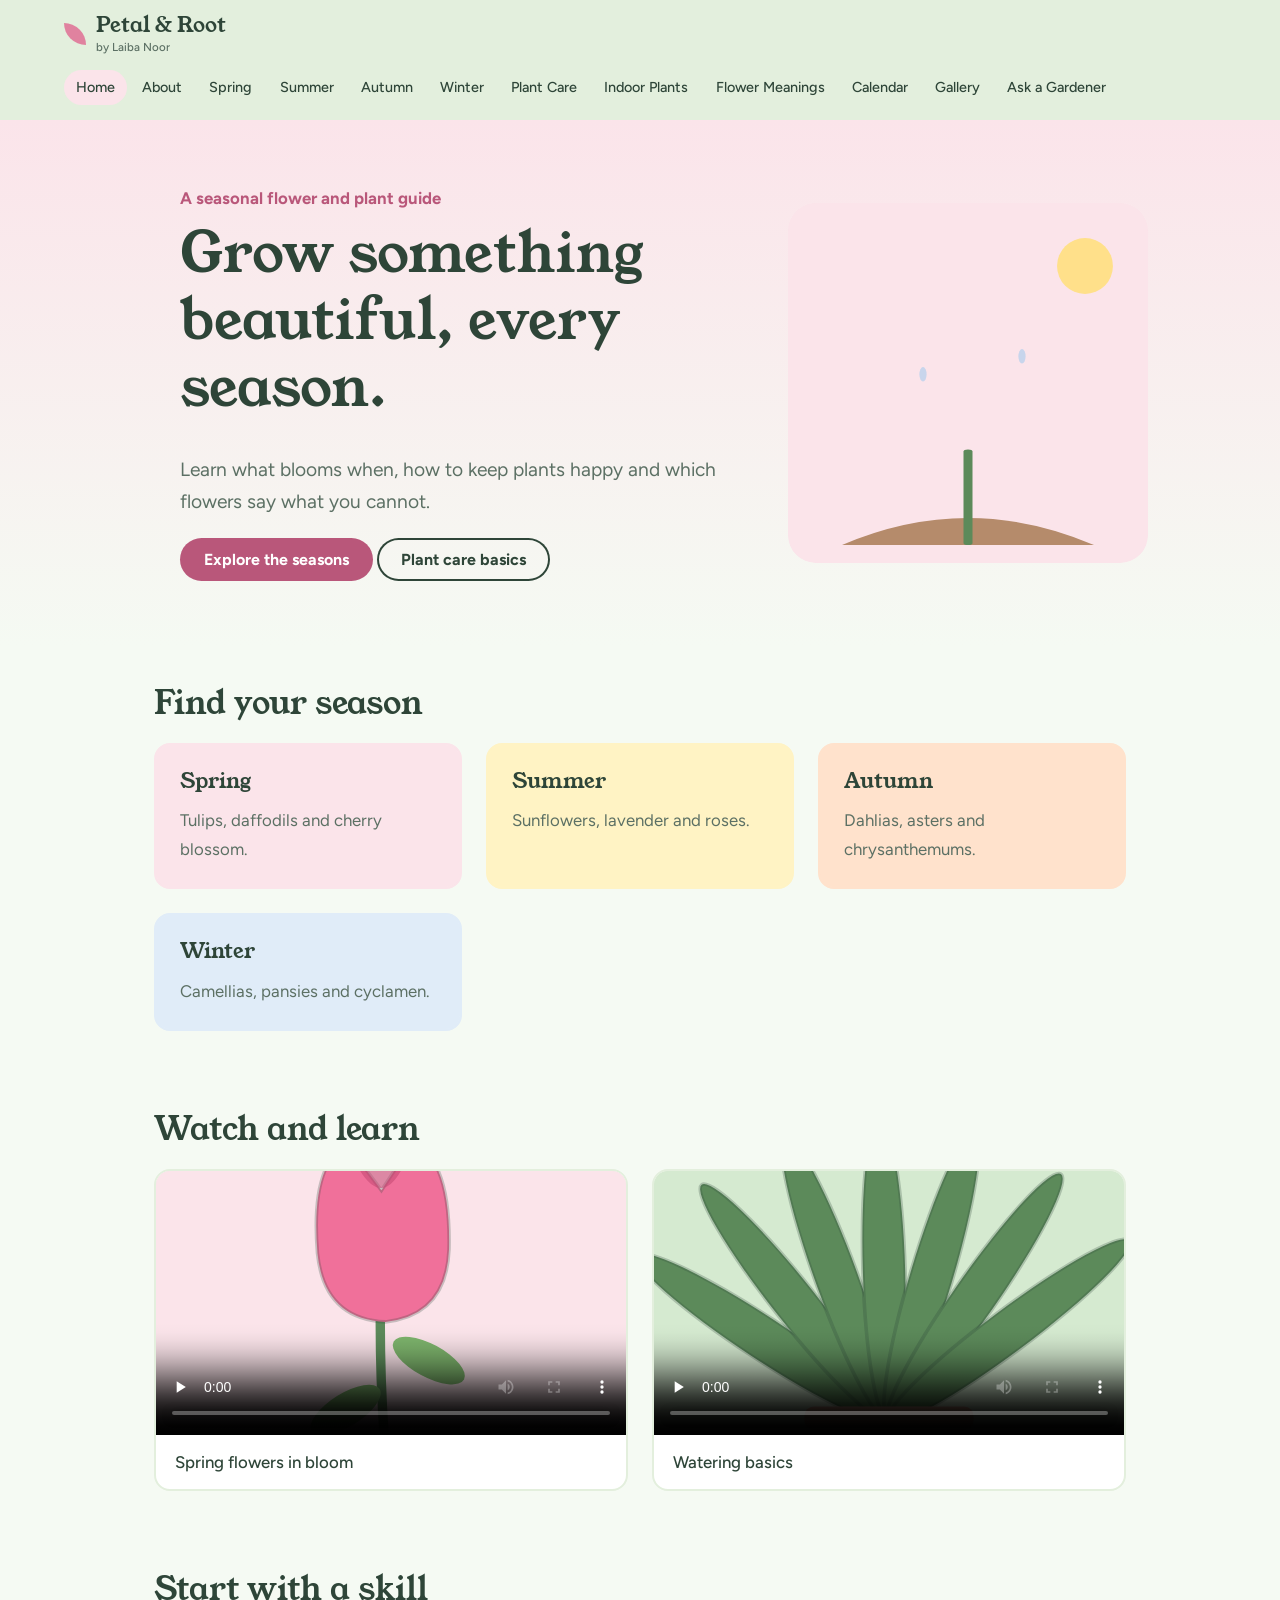
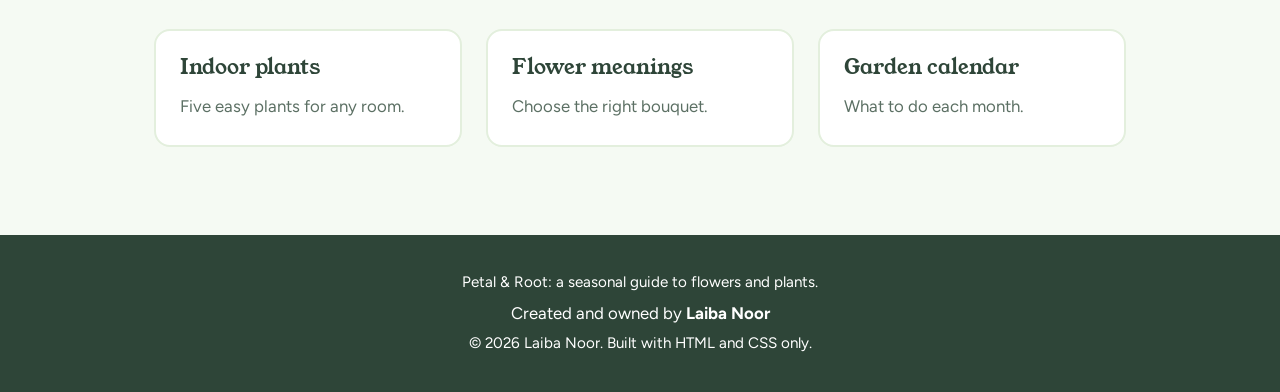
<file: index.html>
<!DOCTYPE html>
<html lang="en">
<head>
<meta charset="UTF-8">
<meta name="viewport" content="width=device-width, initial-scale=1.0">
<title>Home | Petal &amp; Root</title>
<meta name="author" content="Laiba Noor">
<meta name="description" content="Petal &amp; Root: a seasonal guide to flowers, plant care and indoor greenery.">
<link rel="preconnect" href="https://fonts.googleapis.com">
<link rel="preconnect" href="https://fonts.gstatic.com" crossorigin>
<link href="https://fonts.googleapis.com/css2?family=Young+Serif&family=Figtree:wght@400;500;700&display=swap" rel="stylesheet">
<link rel="stylesheet" href="css/style.css">
</head>
<body class="home">
<a class="skip" href="#main">Skip to content</a>
<header class="site-header">
<a class="brand" href="index.html"><span class="leaf" aria-hidden="true"></span><span class="brand-text">Petal &amp; Root<small>by Laiba Noor</small></span></a>
<input type="checkbox" id="menu-toggle" class="menu-toggle">
<label for="menu-toggle" class="menu-btn">Menu</label>
<nav aria-label="Main"><ul><li><a href="index.html" aria-current="page">Home</a></li><li><a href="about.html">About</a></li><li><a href="spring.html">Spring</a></li><li><a href="summer.html">Summer</a></li><li><a href="autumn.html">Autumn</a></li><li><a href="winter.html">Winter</a></li><li><a href="plant-care.html">Plant Care</a></li><li><a href="indoor-plants.html">Indoor Plants</a></li><li><a href="flower-meanings.html">Flower Meanings</a></li><li><a href="garden-calendar.html">Calendar</a></li><li><a href="gallery.html">Gallery</a></li><li><a href="contact.html">Ask a Gardener</a></li></ul></nav>
</header>
<main id="main">
<section class="hero"><div class="petals" aria-hidden="true"><i></i><i></i><i></i><i></i><i></i><i></i><i></i><i></i></div>
<div class="hero-text"><p class="tag">A seasonal flower and plant guide</p>
<h1>Grow something beautiful, every season.</h1>
<p class="lead">Learn what blooms when, how to keep plants happy and which flowers say what you cannot.</p>
<a class="btn" href="spring.html">Explore the seasons</a> <a class="btn ghost" href="plant-care.html">Plant care basics</a></div><img class="hero-art" src="images/grow.svg" alt="Animated flower growing from soil to bloom" width="400" height="400"></section>
<section class="wrap"><h2>Find your season</h2><div class="grid seasons">
<a class="card sp" href="spring.html"><h3>Spring</h3><p>Tulips, daffodils and cherry blossom.</p></a>
<a class="card su" href="summer.html"><h3>Summer</h3><p>Sunflowers, lavender and roses.</p></a>
<a class="card au" href="autumn.html"><h3>Autumn</h3><p>Dahlias, asters and chrysanthemums.</p></a>
<a class="card wi" href="winter.html"><h3>Winter</h3><p>Camellias, pansies and cyclamen.</p></a></div></section>
<section class="wrap"><h2>Watch and learn</h2><div class="grid videos"><figure class="video"><video controls preload="none" poster="images/tulip.svg"><source src="videos/spring-bloom.mp4" type="video/mp4">Your browser does not support the video tag.</video><figcaption>Spring flowers in bloom</figcaption></figure><figure class="video"><video controls preload="none" poster="images/snake-plant.svg"><source src="videos/watering-basics.mp4" type="video/mp4">Your browser does not support the video tag.</video><figcaption>Watering basics</figcaption></figure></div></section>
<section class="wrap"><h2>Start with a skill</h2><div class="grid">
<a class="card" href="indoor-plants.html"><h3>Indoor plants</h3><p>Five easy plants for any room.</p></a>
<a class="card" href="flower-meanings.html"><h3>Flower meanings</h3><p>Choose the right bouquet.</p></a>
<a class="card" href="garden-calendar.html"><h3>Garden calendar</h3><p>What to do each month.</p></a></div></section>
</main>
<footer class="site-footer">
<p>Petal &amp; Root: a seasonal guide to flowers and plants.</p>
<p class="owner">Created and owned by <strong>Laiba Noor</strong></p>
<p>&copy; 2026 Laiba Noor. Built with HTML and CSS only.</p>
</footer>
</body>
</html>
</file>
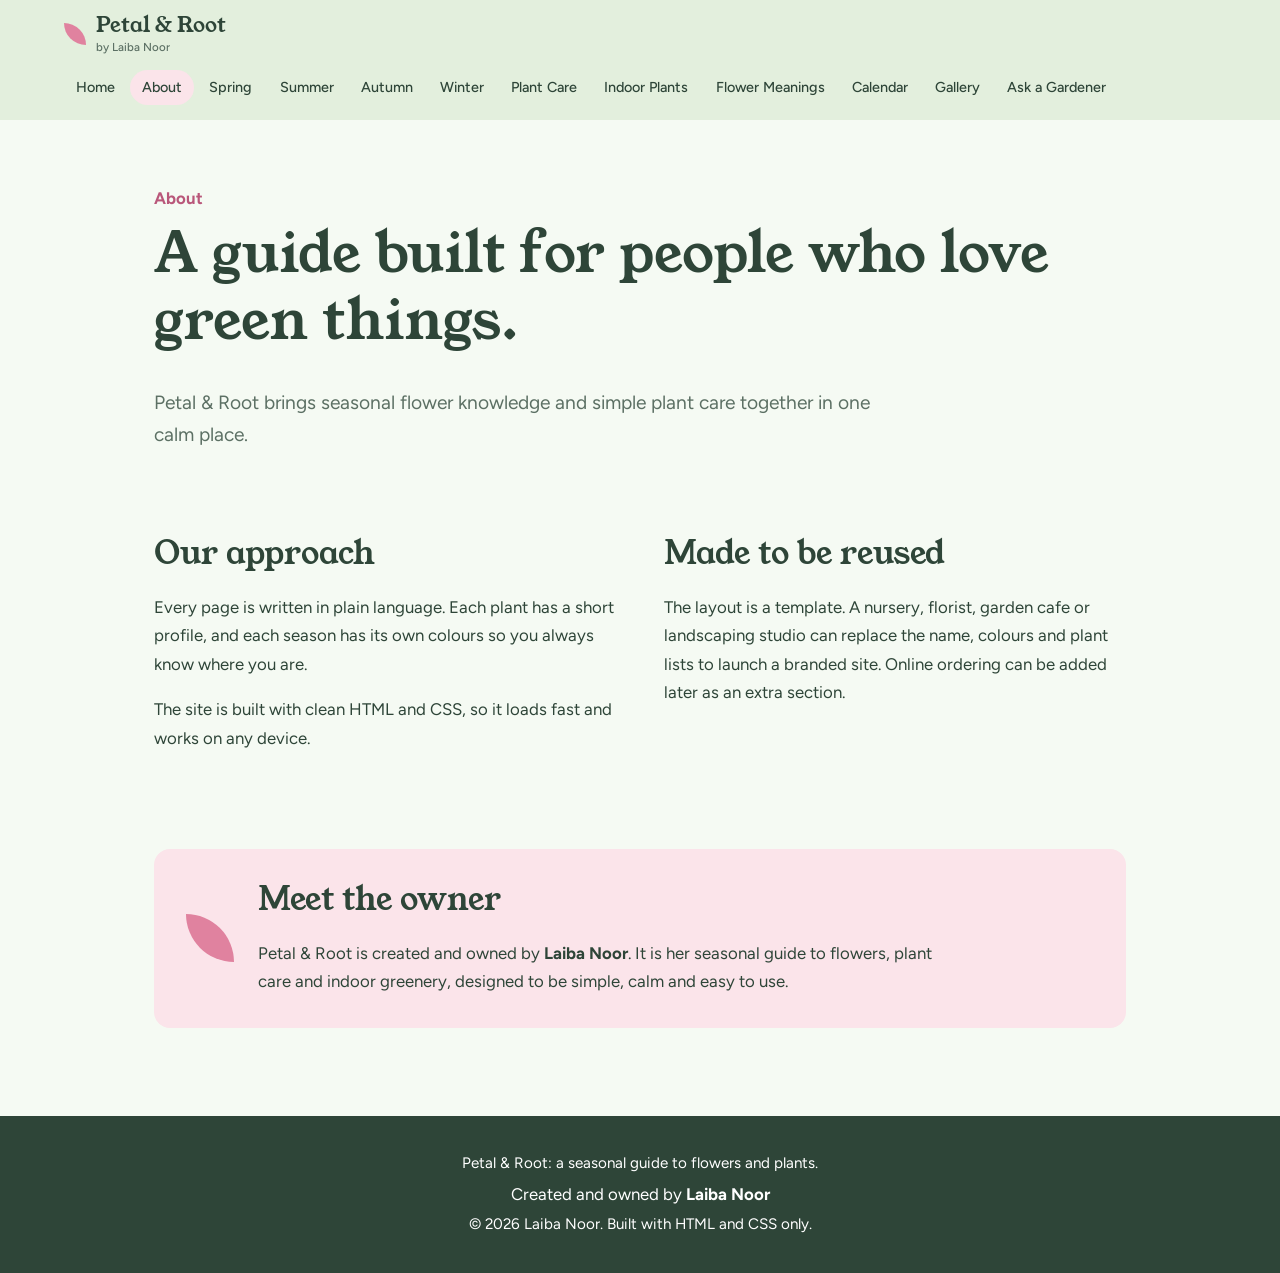
<file: about.html>
<!DOCTYPE html>
<html lang="en">
<head>
<meta charset="UTF-8">
<meta name="viewport" content="width=device-width, initial-scale=1.0">
<title>About | Petal &amp; Root</title>
<meta name="author" content="Laiba Noor">
<meta name="description" content="Petal &amp; Root: a seasonal guide to flowers, plant care and indoor greenery.">
<link rel="preconnect" href="https://fonts.googleapis.com">
<link rel="preconnect" href="https://fonts.gstatic.com" crossorigin>
<link href="https://fonts.googleapis.com/css2?family=Young+Serif&family=Figtree:wght@400;500;700&display=swap" rel="stylesheet">
<link rel="stylesheet" href="css/style.css">
</head>
<body class="home">
<a class="skip" href="#main">Skip to content</a>
<header class="site-header">
<a class="brand" href="index.html"><span class="leaf" aria-hidden="true"></span><span class="brand-text">Petal &amp; Root<small>by Laiba Noor</small></span></a>
<input type="checkbox" id="menu-toggle" class="menu-toggle">
<label for="menu-toggle" class="menu-btn">Menu</label>
<nav aria-label="Main"><ul><li><a href="index.html">Home</a></li><li><a href="about.html" aria-current="page">About</a></li><li><a href="spring.html">Spring</a></li><li><a href="summer.html">Summer</a></li><li><a href="autumn.html">Autumn</a></li><li><a href="winter.html">Winter</a></li><li><a href="plant-care.html">Plant Care</a></li><li><a href="indoor-plants.html">Indoor Plants</a></li><li><a href="flower-meanings.html">Flower Meanings</a></li><li><a href="garden-calendar.html">Calendar</a></li><li><a href="gallery.html">Gallery</a></li><li><a href="contact.html">Ask a Gardener</a></li></ul></nav>
</header>
<main id="main">
<section class="page-hero"><p class="tag">About</p><h1>A guide built for people who love green things.</h1><p class="lead">Petal & Root brings seasonal flower knowledge and simple plant care together in one calm place.</p></section><section class="wrap two-col"><div><h2>Our approach</h2><p>Every page is written in plain language. Each plant has a short profile, and each season has its own colours so you always know where you are.</p><p>The site is built with clean HTML and CSS, so it loads fast and works on any device.</p></div>
<div><h2>Made to be reused</h2><p>The layout is a template. A nursery, florist, garden cafe or landscaping studio can replace the name, colours and plant lists to launch a branded site. Online ordering can be added later as an extra section.</p></div></section>
<section class="wrap"><div class="owner-card"><span class="leaf" aria-hidden="true"></span><div><h2>Meet the owner</h2><p>Petal &amp; Root is created and owned by <strong>Laiba Noor</strong>. It is her seasonal guide to flowers, plant care and indoor greenery, designed to be simple, calm and easy to use.</p></div></div></section>
</main>
<footer class="site-footer">
<p>Petal &amp; Root: a seasonal guide to flowers and plants.</p>
<p class="owner">Created and owned by <strong>Laiba Noor</strong></p>
<p>&copy; 2026 Laiba Noor. Built with HTML and CSS only.</p>
</footer>
</body>
</html>
</file>
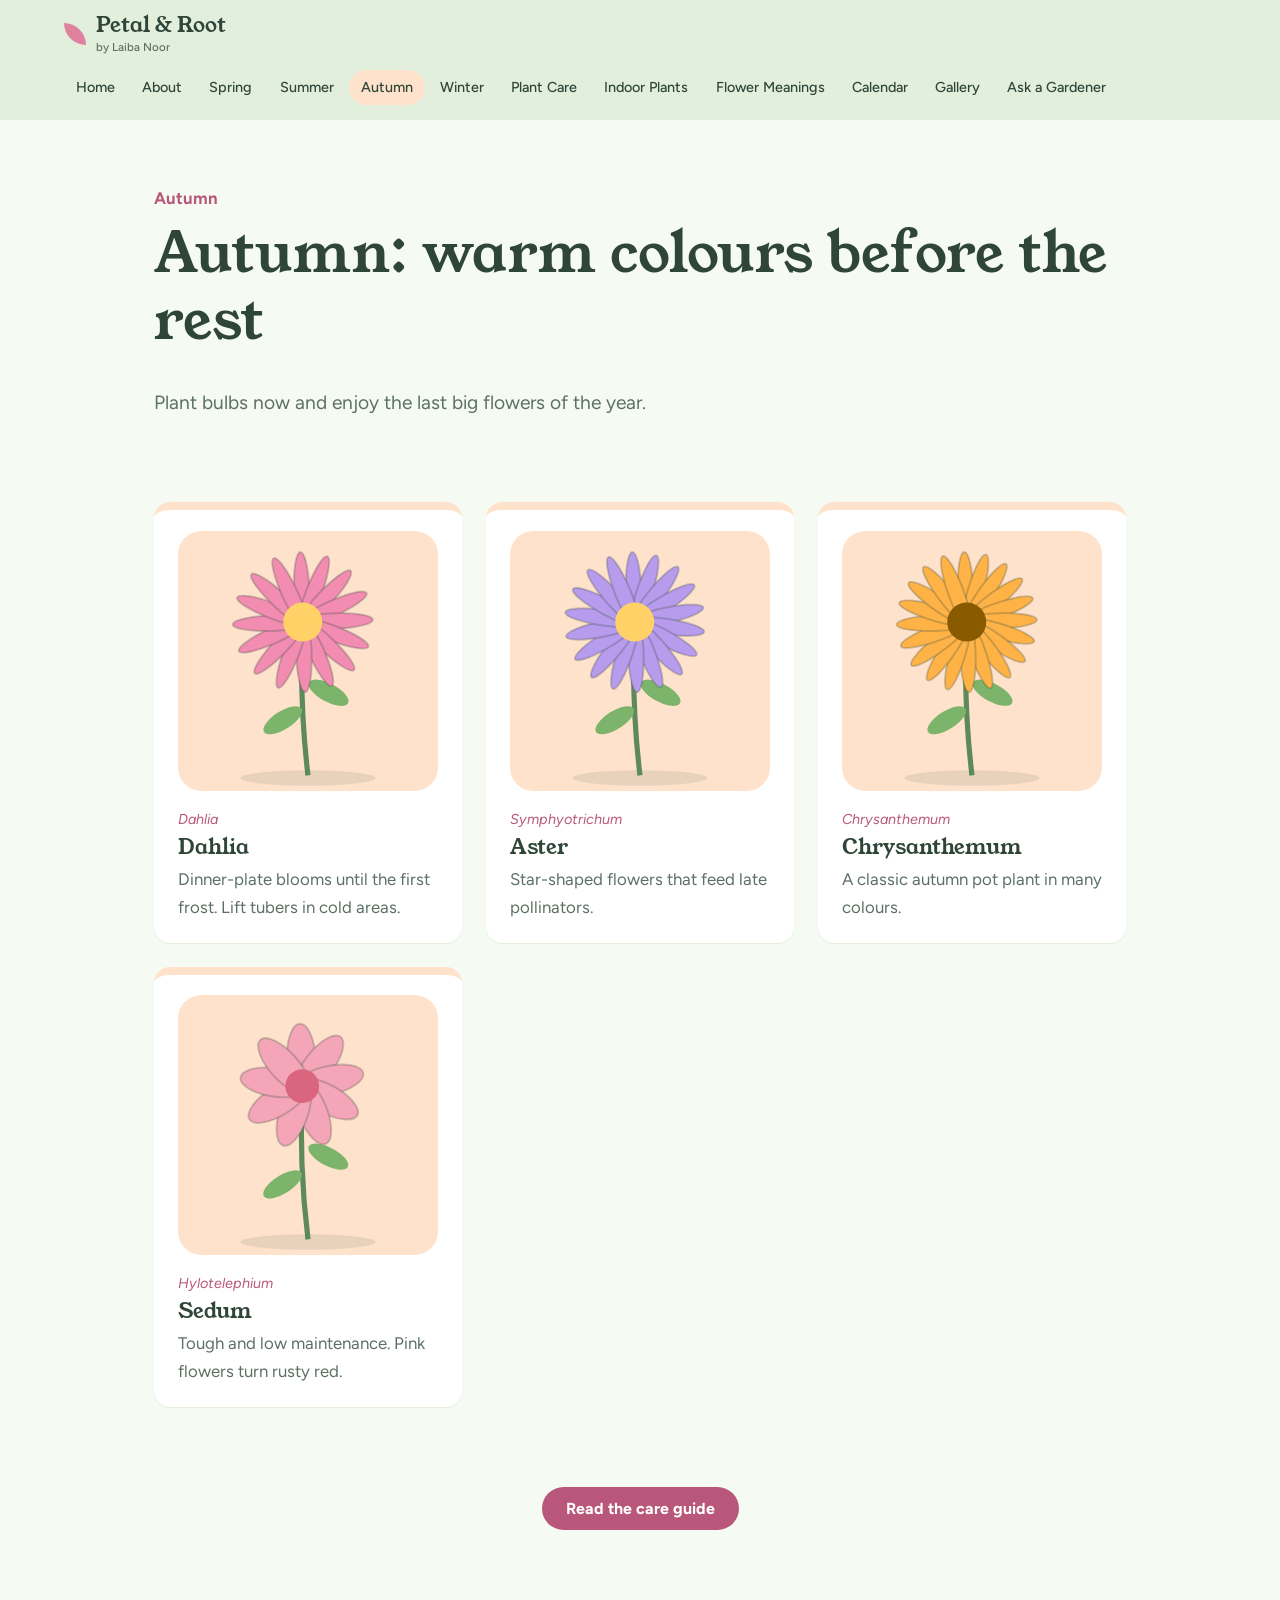
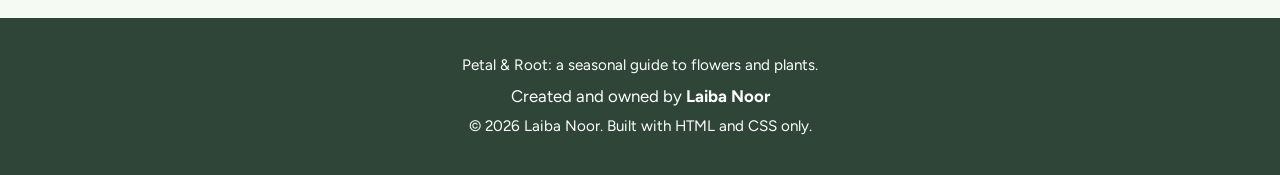
<file: autumn.html>
<!DOCTYPE html>
<html lang="en">
<head>
<meta charset="UTF-8">
<meta name="viewport" content="width=device-width, initial-scale=1.0">
<title>Autumn | Petal &amp; Root</title>
<meta name="author" content="Laiba Noor">
<meta name="description" content="Petal &amp; Root: a seasonal guide to flowers, plant care and indoor greenery.">
<link rel="preconnect" href="https://fonts.googleapis.com">
<link rel="preconnect" href="https://fonts.gstatic.com" crossorigin>
<link href="https://fonts.googleapis.com/css2?family=Young+Serif&family=Figtree:wght@400;500;700&display=swap" rel="stylesheet">
<link rel="stylesheet" href="css/style.css">
</head>
<body class="autumn">
<a class="skip" href="#main">Skip to content</a>
<header class="site-header">
<a class="brand" href="index.html"><span class="leaf" aria-hidden="true"></span><span class="brand-text">Petal &amp; Root<small>by Laiba Noor</small></span></a>
<input type="checkbox" id="menu-toggle" class="menu-toggle">
<label for="menu-toggle" class="menu-btn">Menu</label>
<nav aria-label="Main"><ul><li><a href="index.html">Home</a></li><li><a href="about.html">About</a></li><li><a href="spring.html">Spring</a></li><li><a href="summer.html">Summer</a></li><li><a href="autumn.html" aria-current="page">Autumn</a></li><li><a href="winter.html">Winter</a></li><li><a href="plant-care.html">Plant Care</a></li><li><a href="indoor-plants.html">Indoor Plants</a></li><li><a href="flower-meanings.html">Flower Meanings</a></li><li><a href="garden-calendar.html">Calendar</a></li><li><a href="gallery.html">Gallery</a></li><li><a href="contact.html">Ask a Gardener</a></li></ul></nav>
</header>
<main id="main">
<section class="page-hero"><p class="tag">Autumn</p><h1>Autumn: warm colours before the rest</h1><p class="lead">Plant bulbs now and enjoy the last big flowers of the year.</p></section><section class="wrap"><div class="grid"><article class="specimen"><img src="images/dahlia.svg" alt="Illustration of a dahlia" loading="lazy" width="200" height="200"><p class="latin">Dahlia</p><h3>Dahlia</h3><p>Dinner-plate blooms until the first frost. Lift tubers in cold areas.</p></article><article class="specimen"><img src="images/aster.svg" alt="Illustration of a aster" loading="lazy" width="200" height="200"><p class="latin">Symphyotrichum</p><h3>Aster</h3><p>Star-shaped flowers that feed late pollinators.</p></article><article class="specimen"><img src="images/chrysanthemum.svg" alt="Illustration of a chrysanthemum" loading="lazy" width="200" height="200"><p class="latin">Chrysanthemum</p><h3>Chrysanthemum</h3><p>A classic autumn pot plant in many colours.</p></article><article class="specimen"><img src="images/sedum.svg" alt="Illustration of a sedum" loading="lazy" width="200" height="200"><p class="latin">Hylotelephium</p><h3>Sedum</h3><p>Tough and low maintenance. Pink flowers turn rusty red.</p></article></div></section><section class="wrap center"><a class="btn" href="plant-care.html">Read the care guide</a></section>
</main>
<footer class="site-footer">
<p>Petal &amp; Root: a seasonal guide to flowers and plants.</p>
<p class="owner">Created and owned by <strong>Laiba Noor</strong></p>
<p>&copy; 2026 Laiba Noor. Built with HTML and CSS only.</p>
</footer>
</body>
</html>
</file>
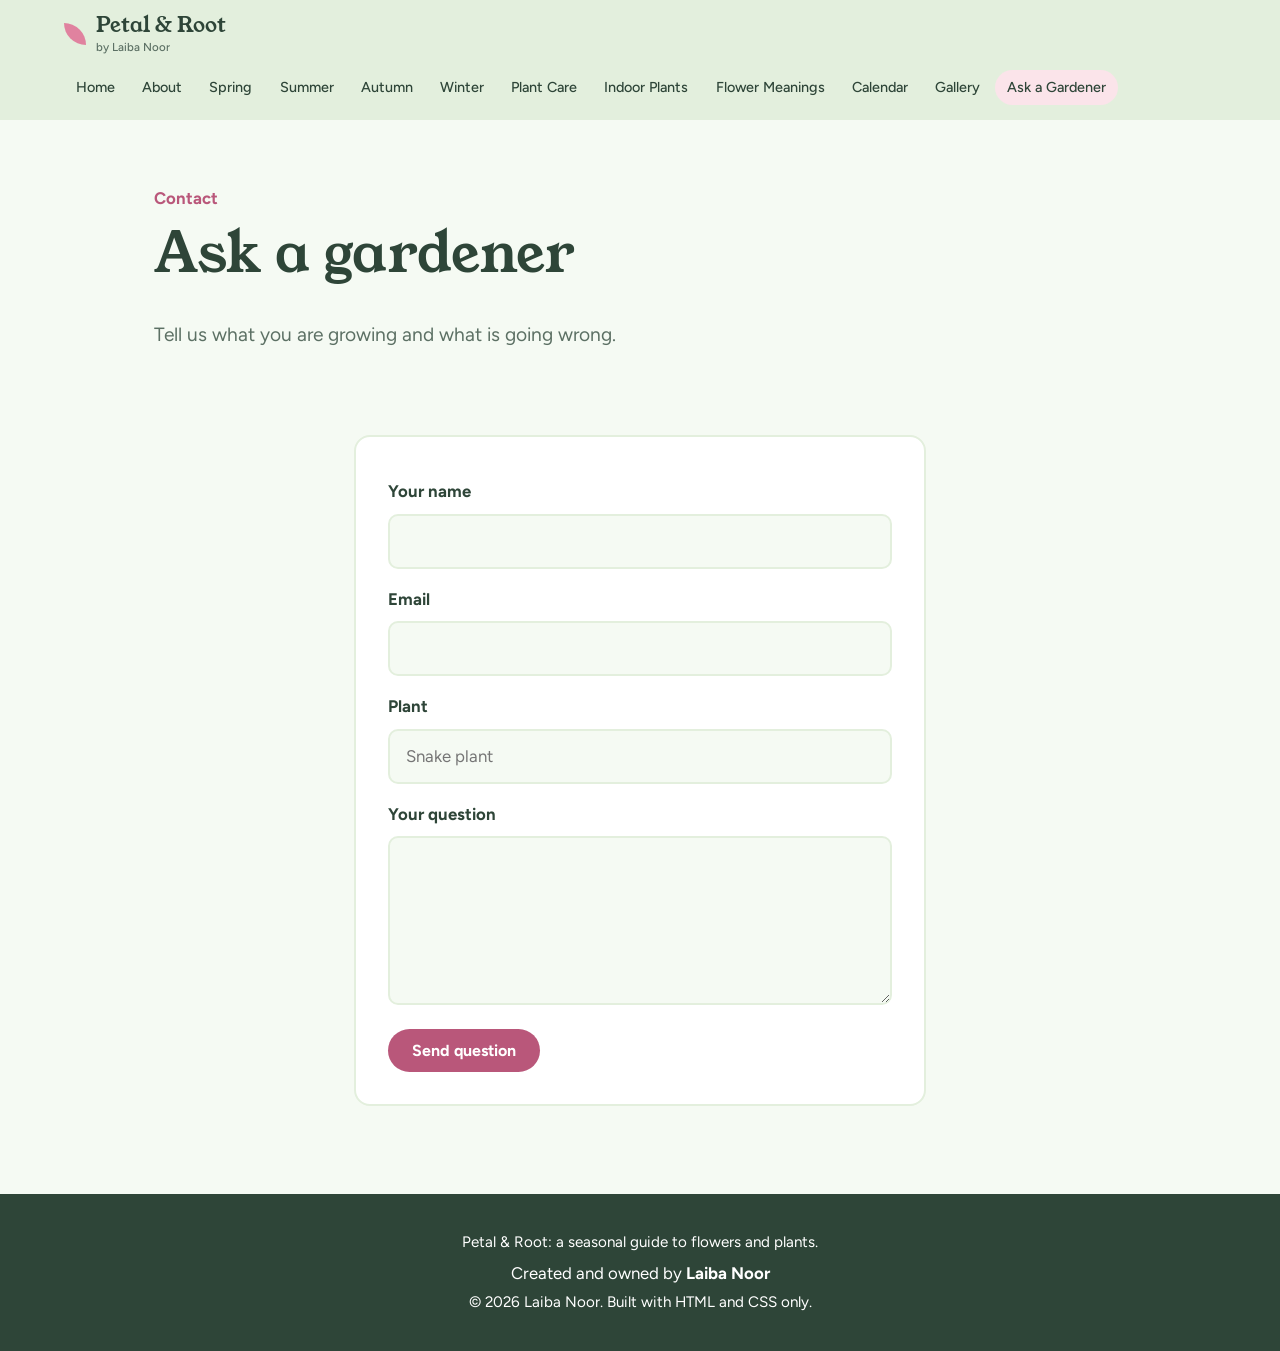
<file: contact.html>
<!DOCTYPE html>
<html lang="en">
<head>
<meta charset="UTF-8">
<meta name="viewport" content="width=device-width, initial-scale=1.0">
<title>Ask a Gardener | Petal &amp; Root</title>
<meta name="author" content="Laiba Noor">
<meta name="description" content="Petal &amp; Root: a seasonal guide to flowers, plant care and indoor greenery.">
<link rel="preconnect" href="https://fonts.googleapis.com">
<link rel="preconnect" href="https://fonts.gstatic.com" crossorigin>
<link href="https://fonts.googleapis.com/css2?family=Young+Serif&family=Figtree:wght@400;500;700&display=swap" rel="stylesheet">
<link rel="stylesheet" href="css/style.css">
</head>
<body class="home">
<a class="skip" href="#main">Skip to content</a>
<header class="site-header">
<a class="brand" href="index.html"><span class="leaf" aria-hidden="true"></span><span class="brand-text">Petal &amp; Root<small>by Laiba Noor</small></span></a>
<input type="checkbox" id="menu-toggle" class="menu-toggle">
<label for="menu-toggle" class="menu-btn">Menu</label>
<nav aria-label="Main"><ul><li><a href="index.html">Home</a></li><li><a href="about.html">About</a></li><li><a href="spring.html">Spring</a></li><li><a href="summer.html">Summer</a></li><li><a href="autumn.html">Autumn</a></li><li><a href="winter.html">Winter</a></li><li><a href="plant-care.html">Plant Care</a></li><li><a href="indoor-plants.html">Indoor Plants</a></li><li><a href="flower-meanings.html">Flower Meanings</a></li><li><a href="garden-calendar.html">Calendar</a></li><li><a href="gallery.html">Gallery</a></li><li><a href="contact.html" aria-current="page">Ask a Gardener</a></li></ul></nav>
</header>
<main id="main">
<section class="page-hero"><p class="tag">Contact</p><h1>Ask a gardener</h1><p class="lead">Tell us what you are growing and what is going wrong.</p></section><section class="wrap narrow"><form class="form" action="#" method="post">
<label for="name">Your name</label><input id="name" name="name" type="text" required>
<label for="email">Email</label><input id="email" name="email" type="email" required>
<label for="plant">Plant</label><input id="plant" name="plant" type="text" placeholder="Snake plant">
<label for="q">Your question</label><textarea id="q" name="q" rows="5" required></textarea>
<button class="btn" type="submit">Send question</button></form></section>
</main>
<footer class="site-footer">
<p>Petal &amp; Root: a seasonal guide to flowers and plants.</p>
<p class="owner">Created and owned by <strong>Laiba Noor</strong></p>
<p>&copy; 2026 Laiba Noor. Built with HTML and CSS only.</p>
</footer>
</body>
</html>
</file>
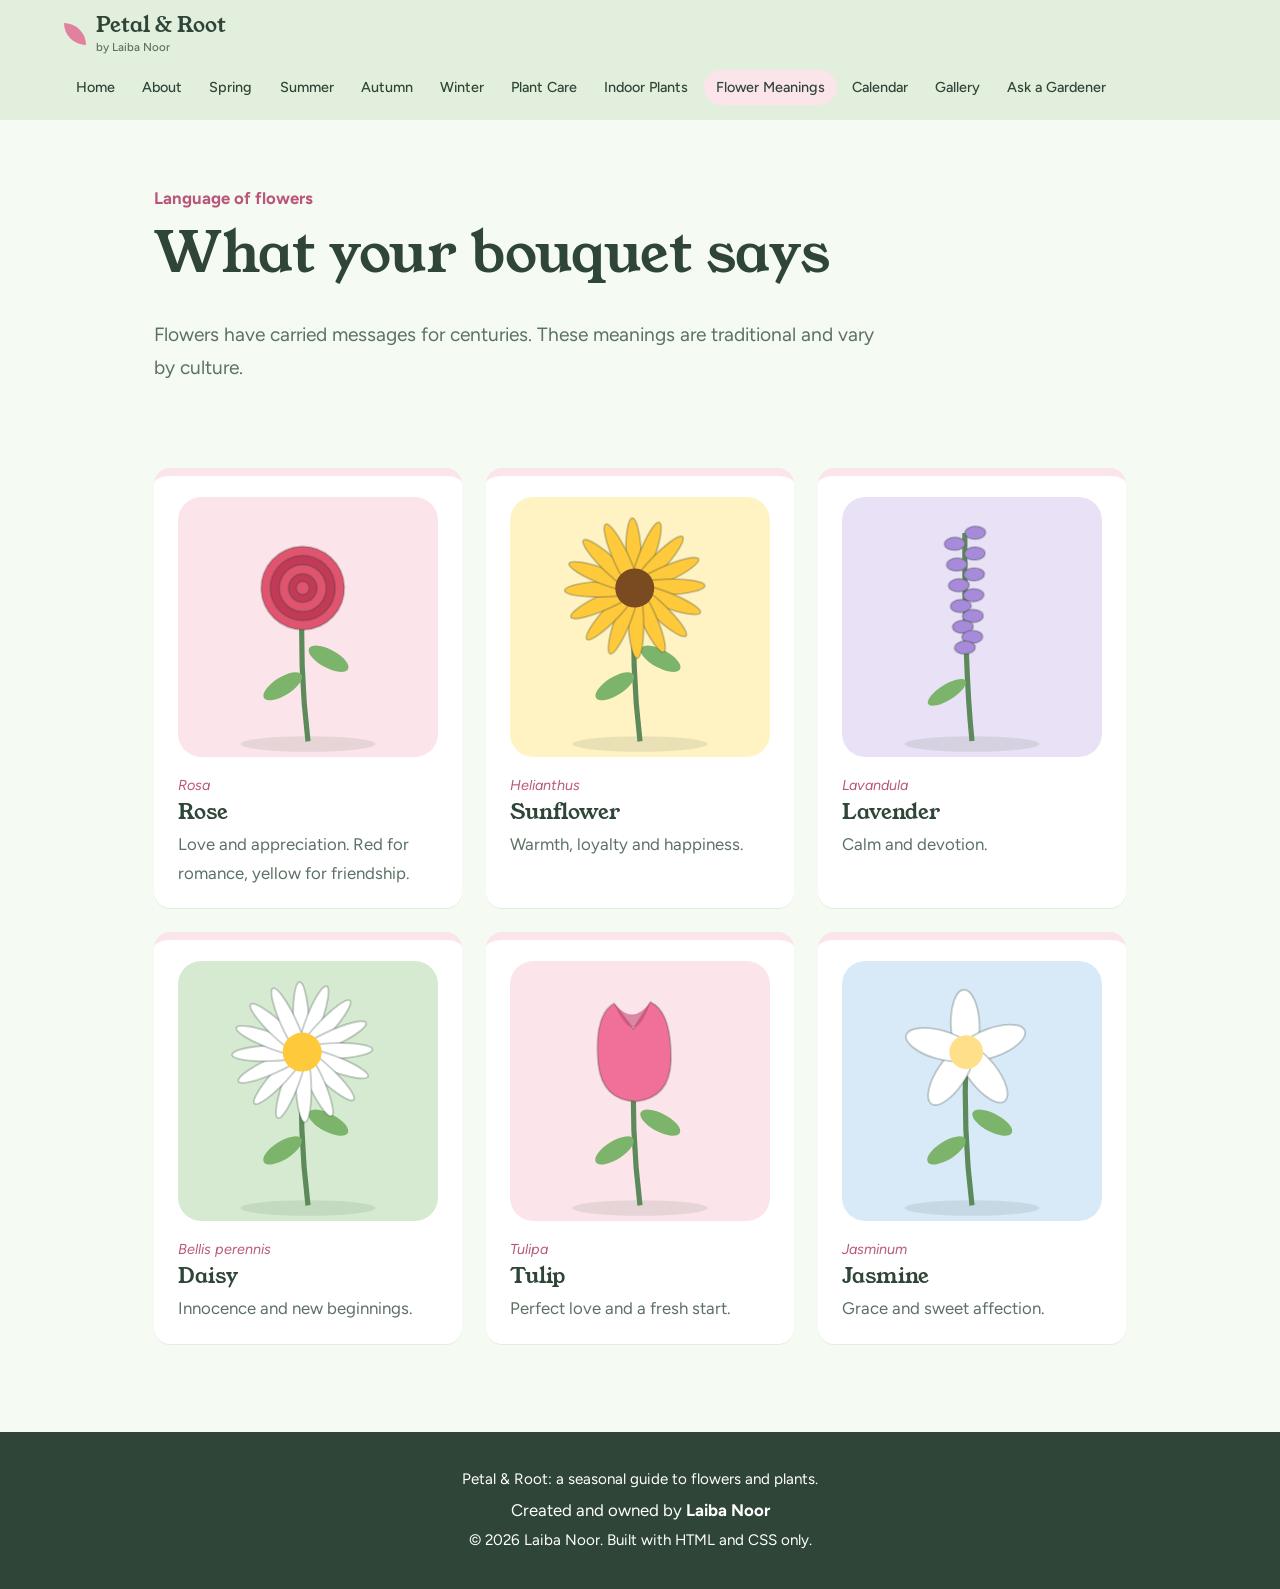
<file: flower-meanings.html>
<!DOCTYPE html>
<html lang="en">
<head>
<meta charset="UTF-8">
<meta name="viewport" content="width=device-width, initial-scale=1.0">
<title>Flower Meanings | Petal &amp; Root</title>
<meta name="author" content="Laiba Noor">
<meta name="description" content="Petal &amp; Root: a seasonal guide to flowers, plant care and indoor greenery.">
<link rel="preconnect" href="https://fonts.googleapis.com">
<link rel="preconnect" href="https://fonts.gstatic.com" crossorigin>
<link href="https://fonts.googleapis.com/css2?family=Young+Serif&family=Figtree:wght@400;500;700&display=swap" rel="stylesheet">
<link rel="stylesheet" href="css/style.css">
</head>
<body class="home">
<a class="skip" href="#main">Skip to content</a>
<header class="site-header">
<a class="brand" href="index.html"><span class="leaf" aria-hidden="true"></span><span class="brand-text">Petal &amp; Root<small>by Laiba Noor</small></span></a>
<input type="checkbox" id="menu-toggle" class="menu-toggle">
<label for="menu-toggle" class="menu-btn">Menu</label>
<nav aria-label="Main"><ul><li><a href="index.html">Home</a></li><li><a href="about.html">About</a></li><li><a href="spring.html">Spring</a></li><li><a href="summer.html">Summer</a></li><li><a href="autumn.html">Autumn</a></li><li><a href="winter.html">Winter</a></li><li><a href="plant-care.html">Plant Care</a></li><li><a href="indoor-plants.html">Indoor Plants</a></li><li><a href="flower-meanings.html" aria-current="page">Flower Meanings</a></li><li><a href="garden-calendar.html">Calendar</a></li><li><a href="gallery.html">Gallery</a></li><li><a href="contact.html">Ask a Gardener</a></li></ul></nav>
</header>
<main id="main">
<section class="page-hero"><p class="tag">Language of flowers</p><h1>What your bouquet says</h1><p class="lead">Flowers have carried messages for centuries. These meanings are traditional and vary by culture.</p></section><section class="wrap"><div class="grid"><article class="specimen"><img src="images/rose.svg" alt="Illustration of a rose" loading="lazy" width="200" height="200"><p class="latin">Rosa</p><h3>Rose</h3><p>Love and appreciation. Red for romance, yellow for friendship.</p></article><article class="specimen"><img src="images/sunflower.svg" alt="Illustration of a sunflower" loading="lazy" width="200" height="200"><p class="latin">Helianthus</p><h3>Sunflower</h3><p>Warmth, loyalty and happiness.</p></article><article class="specimen"><img src="images/lavender.svg" alt="Illustration of a lavender" loading="lazy" width="200" height="200"><p class="latin">Lavandula</p><h3>Lavender</h3><p>Calm and devotion.</p></article><article class="specimen"><img src="images/daisy.svg" alt="Illustration of a daisy" loading="lazy" width="200" height="200"><p class="latin">Bellis perennis</p><h3>Daisy</h3><p>Innocence and new beginnings.</p></article><article class="specimen"><img src="images/tulip.svg" alt="Illustration of a tulip" loading="lazy" width="200" height="200"><p class="latin">Tulipa</p><h3>Tulip</h3><p>Perfect love and a fresh start.</p></article><article class="specimen"><img src="images/jasmine.svg" alt="Illustration of a jasmine" loading="lazy" width="200" height="200"><p class="latin">Jasminum</p><h3>Jasmine</h3><p>Grace and sweet affection.</p></article></div></section>
</main>
<footer class="site-footer">
<p>Petal &amp; Root: a seasonal guide to flowers and plants.</p>
<p class="owner">Created and owned by <strong>Laiba Noor</strong></p>
<p>&copy; 2026 Laiba Noor. Built with HTML and CSS only.</p>
</footer>
</body>
</html>
</file>
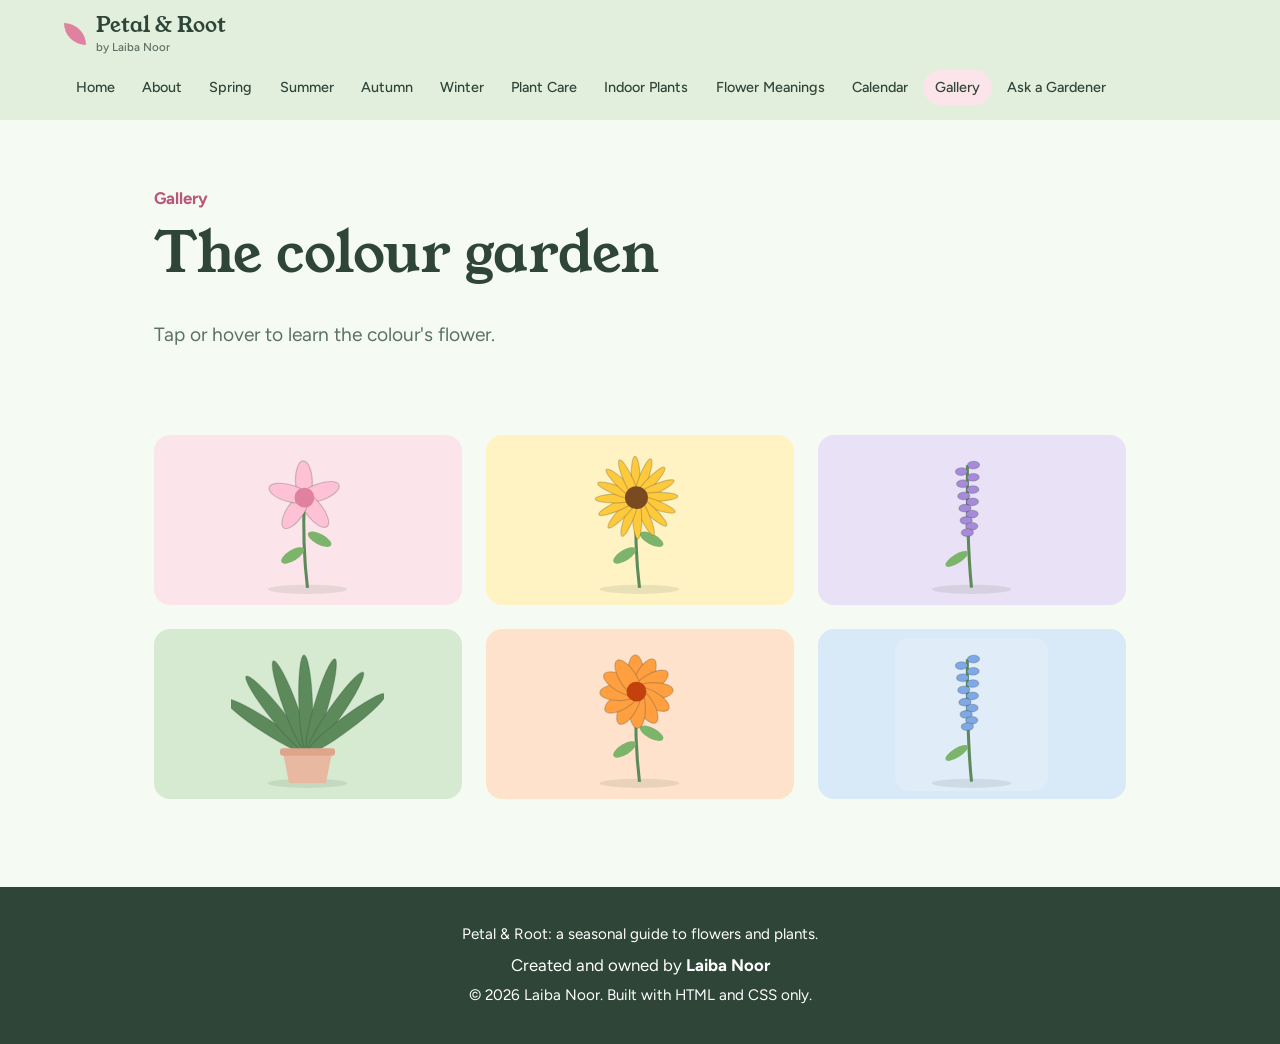
<file: gallery.html>
<!DOCTYPE html>
<html lang="en">
<head>
<meta charset="UTF-8">
<meta name="viewport" content="width=device-width, initial-scale=1.0">
<title>Gallery | Petal &amp; Root</title>
<meta name="author" content="Laiba Noor">
<meta name="description" content="Petal &amp; Root: a seasonal guide to flowers, plant care and indoor greenery.">
<link rel="preconnect" href="https://fonts.googleapis.com">
<link rel="preconnect" href="https://fonts.gstatic.com" crossorigin>
<link href="https://fonts.googleapis.com/css2?family=Young+Serif&family=Figtree:wght@400;500;700&display=swap" rel="stylesheet">
<link rel="stylesheet" href="css/style.css">
</head>
<body class="home">
<a class="skip" href="#main">Skip to content</a>
<header class="site-header">
<a class="brand" href="index.html"><span class="leaf" aria-hidden="true"></span><span class="brand-text">Petal &amp; Root<small>by Laiba Noor</small></span></a>
<input type="checkbox" id="menu-toggle" class="menu-toggle">
<label for="menu-toggle" class="menu-btn">Menu</label>
<nav aria-label="Main"><ul><li><a href="index.html">Home</a></li><li><a href="about.html">About</a></li><li><a href="spring.html">Spring</a></li><li><a href="summer.html">Summer</a></li><li><a href="autumn.html">Autumn</a></li><li><a href="winter.html">Winter</a></li><li><a href="plant-care.html">Plant Care</a></li><li><a href="indoor-plants.html">Indoor Plants</a></li><li><a href="flower-meanings.html">Flower Meanings</a></li><li><a href="garden-calendar.html">Calendar</a></li><li><a href="gallery.html" aria-current="page">Gallery</a></li><li><a href="contact.html">Ask a Gardener</a></li></ul></nav>
</header>
<main id="main">
<section class="page-hero"><p class="tag">Gallery</p><h1>The colour garden</h1><p class="lead">Tap or hover to learn the colour's flower.</p></section><section class="wrap"><div class="grid flips">
<div class="flip" tabindex="0"><div class="face front c1"><img src="images/cherry-blossom.svg" alt="Cherry blossom illustration"></div><div class="face back">Cherry blossom</div></div>
<div class="flip" tabindex="0"><div class="face front c2"><img src="images/sunflower.svg" alt="Sunflower illustration"></div><div class="face back">Sunflower</div></div>
<div class="flip" tabindex="0"><div class="face front c3"><img src="images/lavender.svg" alt="Lavender illustration"></div><div class="face back">Lavender</div></div>
<div class="flip" tabindex="0"><div class="face front c4"><img src="images/snake-plant.svg" alt="Snake plant illustration"></div><div class="face back">Snake plant</div></div>
<div class="flip" tabindex="0"><div class="face front c5"><img src="images/marigold.svg" alt="Marigold illustration"></div><div class="face back">Marigold</div></div>
<div class="flip" tabindex="0"><div class="face front c6"><img src="images/hyacinth.svg" alt="Hyacinth illustration"></div><div class="face back">Hyacinth</div></div></div></section>
</main>
<footer class="site-footer">
<p>Petal &amp; Root: a seasonal guide to flowers and plants.</p>
<p class="owner">Created and owned by <strong>Laiba Noor</strong></p>
<p>&copy; 2026 Laiba Noor. Built with HTML and CSS only.</p>
</footer>
</body>
</html>
</file>
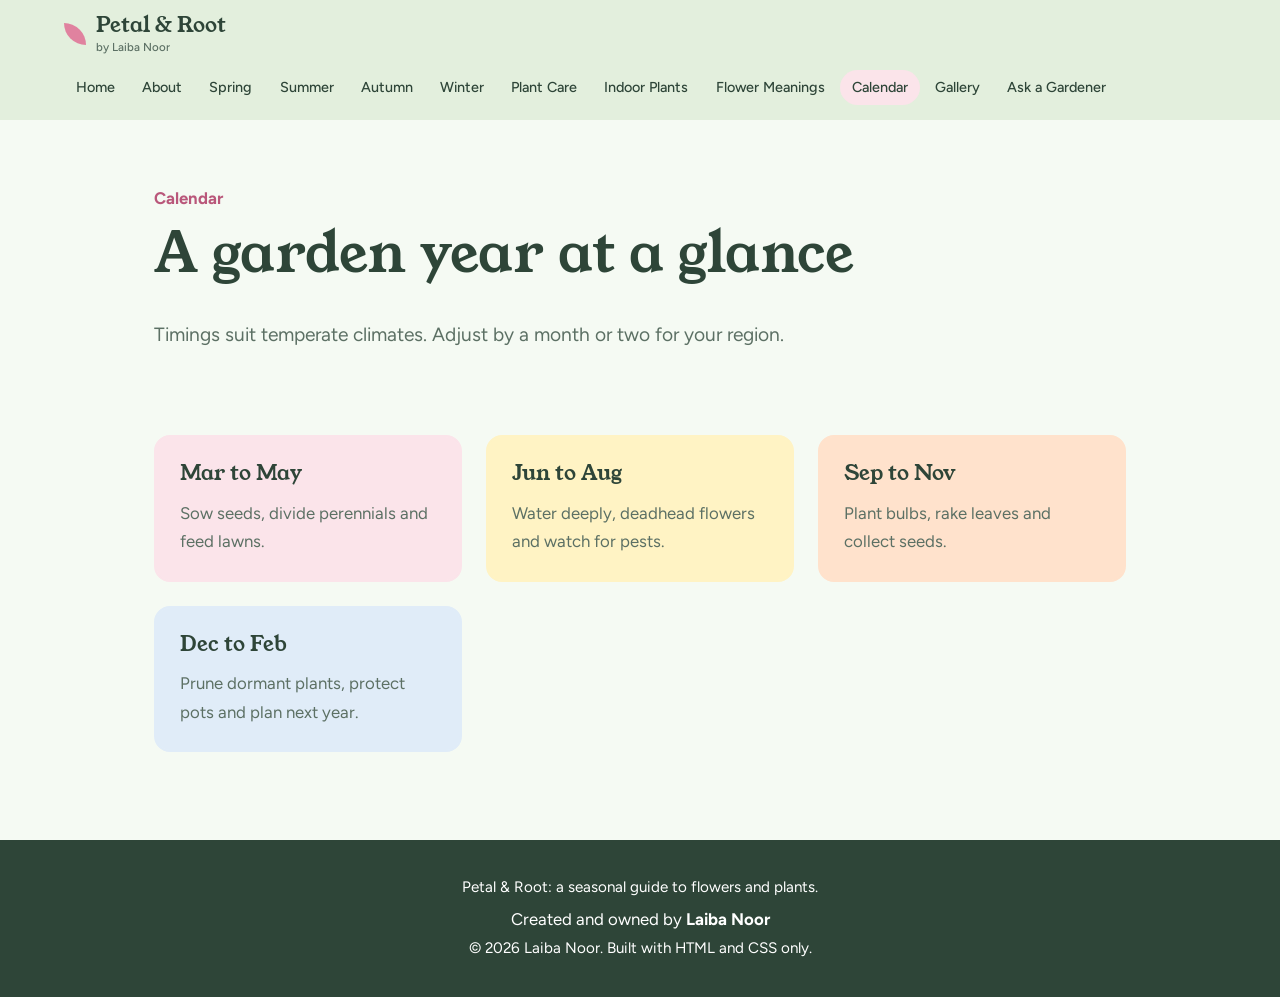
<file: garden-calendar.html>
<!DOCTYPE html>
<html lang="en">
<head>
<meta charset="UTF-8">
<meta name="viewport" content="width=device-width, initial-scale=1.0">
<title>Calendar | Petal &amp; Root</title>
<meta name="author" content="Laiba Noor">
<meta name="description" content="Petal &amp; Root: a seasonal guide to flowers, plant care and indoor greenery.">
<link rel="preconnect" href="https://fonts.googleapis.com">
<link rel="preconnect" href="https://fonts.gstatic.com" crossorigin>
<link href="https://fonts.googleapis.com/css2?family=Young+Serif&family=Figtree:wght@400;500;700&display=swap" rel="stylesheet">
<link rel="stylesheet" href="css/style.css">
</head>
<body class="home">
<a class="skip" href="#main">Skip to content</a>
<header class="site-header">
<a class="brand" href="index.html"><span class="leaf" aria-hidden="true"></span><span class="brand-text">Petal &amp; Root<small>by Laiba Noor</small></span></a>
<input type="checkbox" id="menu-toggle" class="menu-toggle">
<label for="menu-toggle" class="menu-btn">Menu</label>
<nav aria-label="Main"><ul><li><a href="index.html">Home</a></li><li><a href="about.html">About</a></li><li><a href="spring.html">Spring</a></li><li><a href="summer.html">Summer</a></li><li><a href="autumn.html">Autumn</a></li><li><a href="winter.html">Winter</a></li><li><a href="plant-care.html">Plant Care</a></li><li><a href="indoor-plants.html">Indoor Plants</a></li><li><a href="flower-meanings.html">Flower Meanings</a></li><li><a href="garden-calendar.html" aria-current="page">Calendar</a></li><li><a href="gallery.html">Gallery</a></li><li><a href="contact.html">Ask a Gardener</a></li></ul></nav>
</header>
<main id="main">
<section class="page-hero"><p class="tag">Calendar</p><h1>A garden year at a glance</h1><p class="lead">Timings suit temperate climates. Adjust by a month or two for your region.</p></section><section class="wrap"><div class="grid months">
<div class="card sp"><h3>Mar to May</h3><p>Sow seeds, divide perennials and feed lawns.</p></div>
<div class="card su"><h3>Jun to Aug</h3><p>Water deeply, deadhead flowers and watch for pests.</p></div>
<div class="card au"><h3>Sep to Nov</h3><p>Plant bulbs, rake leaves and collect seeds.</p></div>
<div class="card wi"><h3>Dec to Feb</h3><p>Prune dormant plants, protect pots and plan next year.</p></div></div></section>
</main>
<footer class="site-footer">
<p>Petal &amp; Root: a seasonal guide to flowers and plants.</p>
<p class="owner">Created and owned by <strong>Laiba Noor</strong></p>
<p>&copy; 2026 Laiba Noor. Built with HTML and CSS only.</p>
</footer>
</body>
</html>
</file>
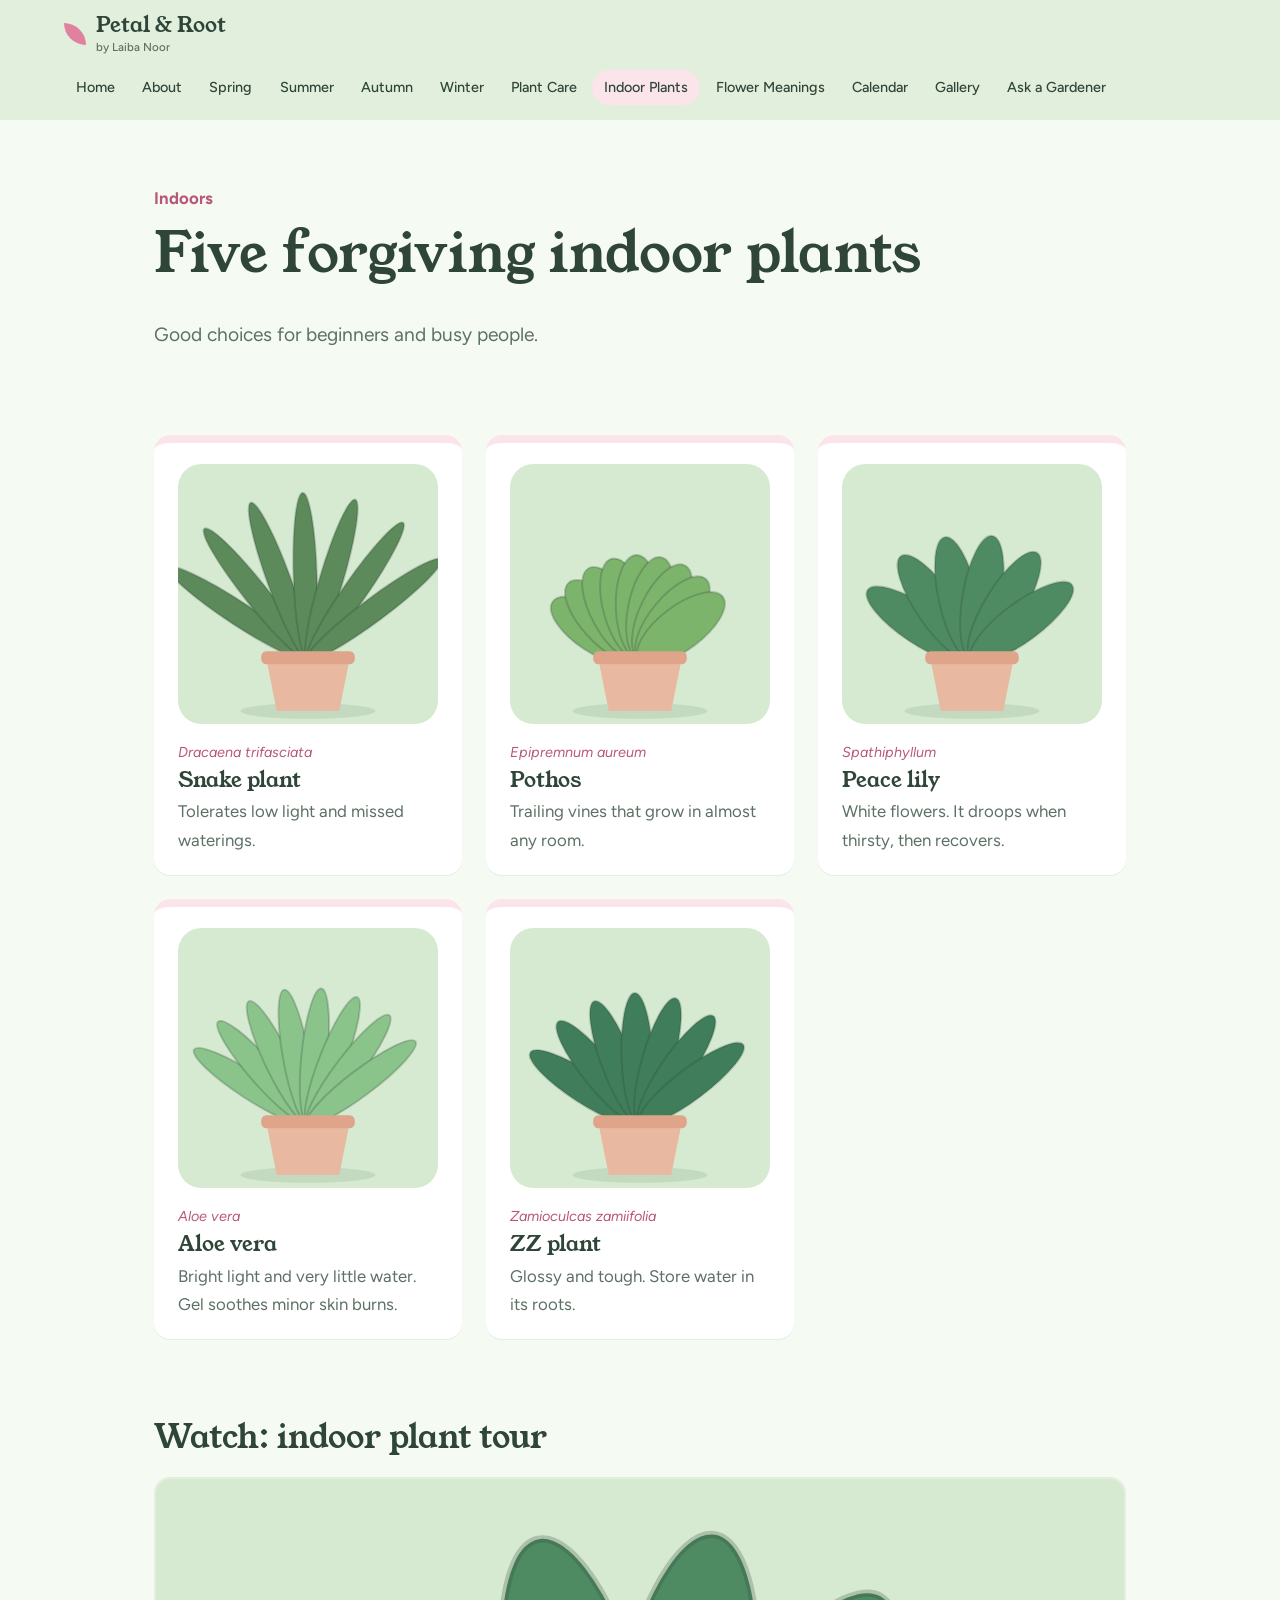
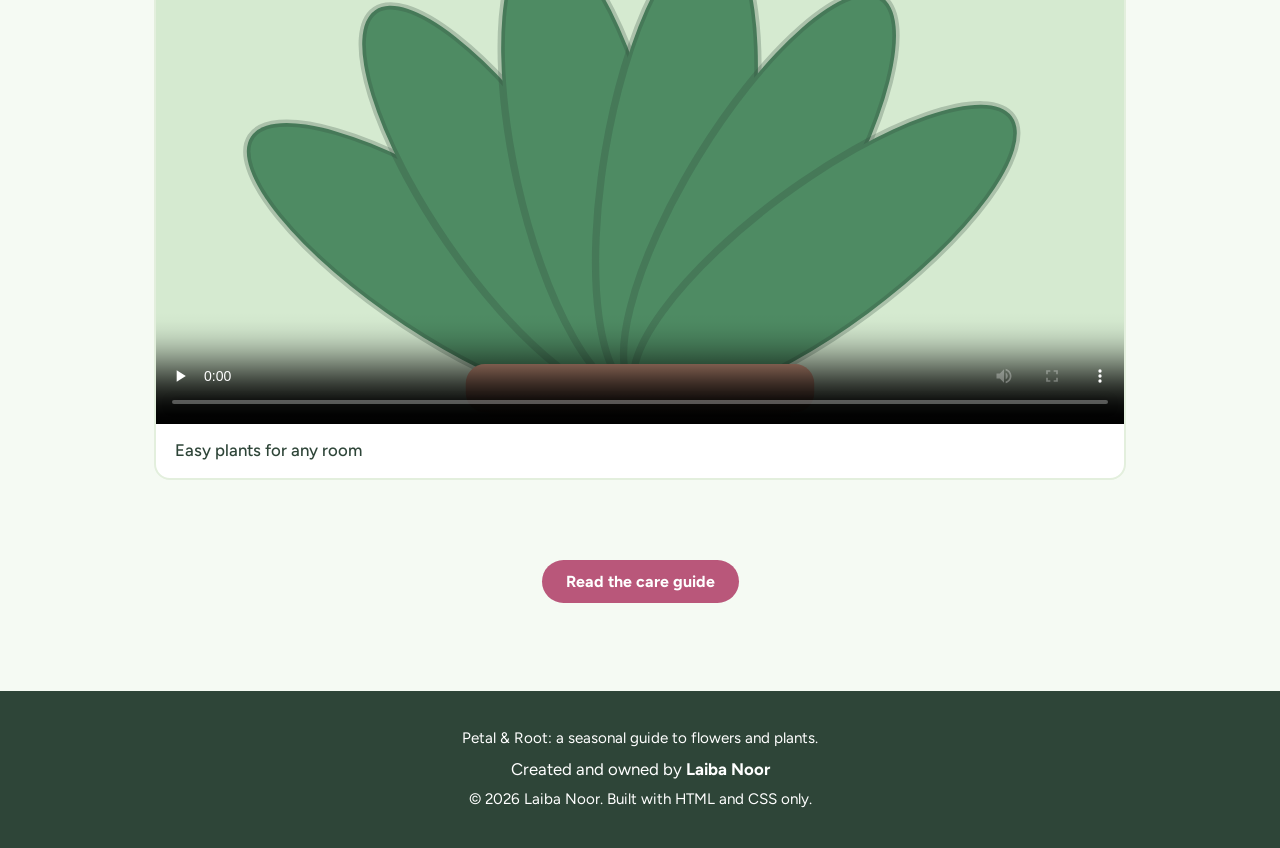
<file: indoor-plants.html>
<!DOCTYPE html>
<html lang="en">
<head>
<meta charset="UTF-8">
<meta name="viewport" content="width=device-width, initial-scale=1.0">
<title>Indoor Plants | Petal &amp; Root</title>
<meta name="author" content="Laiba Noor">
<meta name="description" content="Petal &amp; Root: a seasonal guide to flowers, plant care and indoor greenery.">
<link rel="preconnect" href="https://fonts.googleapis.com">
<link rel="preconnect" href="https://fonts.gstatic.com" crossorigin>
<link href="https://fonts.googleapis.com/css2?family=Young+Serif&family=Figtree:wght@400;500;700&display=swap" rel="stylesheet">
<link rel="stylesheet" href="css/style.css">
</head>
<body class="home">
<a class="skip" href="#main">Skip to content</a>
<header class="site-header">
<a class="brand" href="index.html"><span class="leaf" aria-hidden="true"></span><span class="brand-text">Petal &amp; Root<small>by Laiba Noor</small></span></a>
<input type="checkbox" id="menu-toggle" class="menu-toggle">
<label for="menu-toggle" class="menu-btn">Menu</label>
<nav aria-label="Main"><ul><li><a href="index.html">Home</a></li><li><a href="about.html">About</a></li><li><a href="spring.html">Spring</a></li><li><a href="summer.html">Summer</a></li><li><a href="autumn.html">Autumn</a></li><li><a href="winter.html">Winter</a></li><li><a href="plant-care.html">Plant Care</a></li><li><a href="indoor-plants.html" aria-current="page">Indoor Plants</a></li><li><a href="flower-meanings.html">Flower Meanings</a></li><li><a href="garden-calendar.html">Calendar</a></li><li><a href="gallery.html">Gallery</a></li><li><a href="contact.html">Ask a Gardener</a></li></ul></nav>
</header>
<main id="main">
<section class="page-hero"><p class="tag">Indoors</p><h1>Five forgiving indoor plants</h1><p class="lead">Good choices for beginners and busy people.</p></section><section class="wrap"><div class="grid"><article class="specimen"><img src="images/snake-plant.svg" alt="Illustration of a snake plant" loading="lazy" width="200" height="200"><p class="latin">Dracaena trifasciata</p><h3>Snake plant</h3><p>Tolerates low light and missed waterings.</p></article><article class="specimen"><img src="images/pothos.svg" alt="Illustration of a pothos" loading="lazy" width="200" height="200"><p class="latin">Epipremnum aureum</p><h3>Pothos</h3><p>Trailing vines that grow in almost any room.</p></article><article class="specimen"><img src="images/peace-lily.svg" alt="Illustration of a peace lily" loading="lazy" width="200" height="200"><p class="latin">Spathiphyllum</p><h3>Peace lily</h3><p>White flowers. It droops when thirsty, then recovers.</p></article><article class="specimen"><img src="images/aloe-vera.svg" alt="Illustration of a aloe vera" loading="lazy" width="200" height="200"><p class="latin">Aloe vera</p><h3>Aloe vera</h3><p>Bright light and very little water. Gel soothes minor skin burns.</p></article><article class="specimen"><img src="images/zz-plant.svg" alt="Illustration of a zz plant" loading="lazy" width="200" height="200"><p class="latin">Zamioculcas zamiifolia</p><h3>ZZ plant</h3><p>Glossy and tough. Store water in its roots.</p></article></div></section><section class="wrap"><h2>Watch: indoor plant tour</h2><div class="grid videos"><figure class="video"><video controls preload="none" poster="images/peace-lily.svg"><source src="videos/indoor-plants.mp4" type="video/mp4">Your browser does not support the video tag.</video><figcaption>Easy plants for any room</figcaption></figure></div></section><section class="wrap center"><a class="btn" href="plant-care.html">Read the care guide</a></section>
</main>
<footer class="site-footer">
<p>Petal &amp; Root: a seasonal guide to flowers and plants.</p>
<p class="owner">Created and owned by <strong>Laiba Noor</strong></p>
<p>&copy; 2026 Laiba Noor. Built with HTML and CSS only.</p>
</footer>
</body>
</html>
</file>
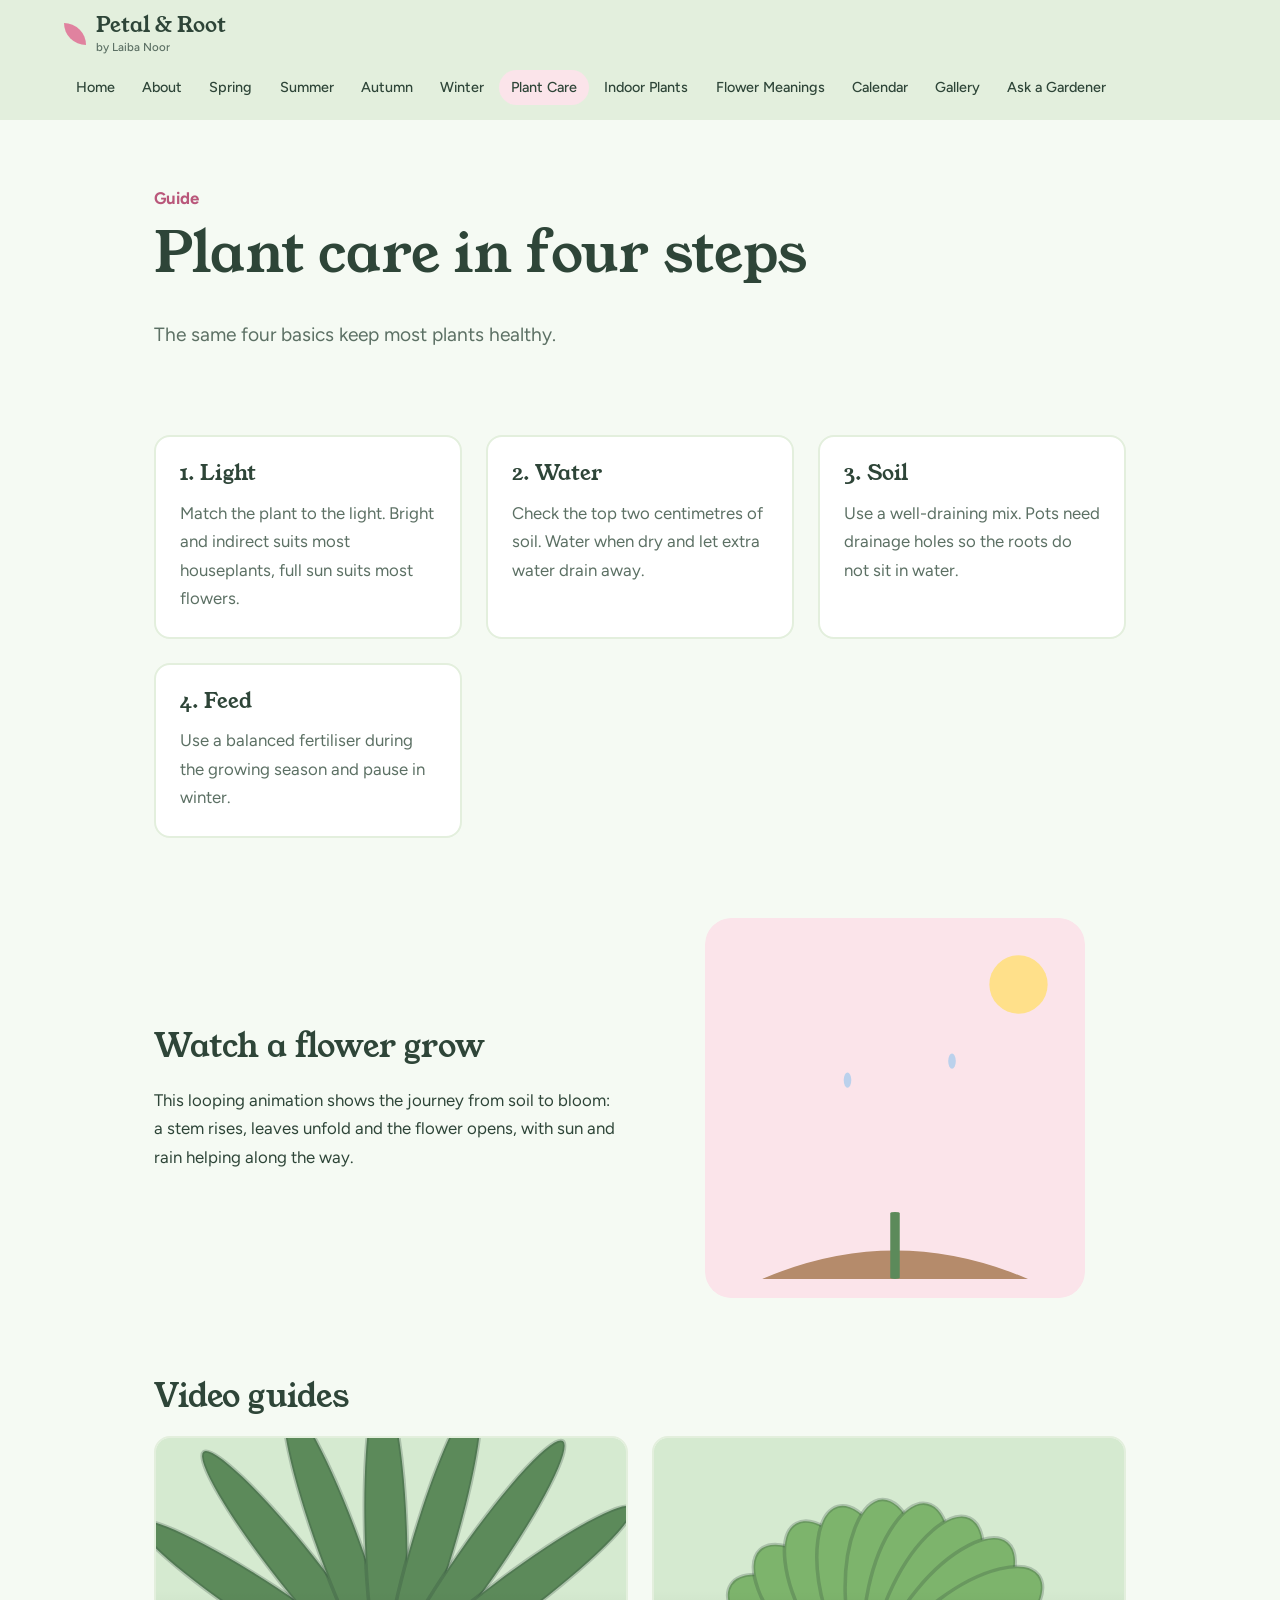
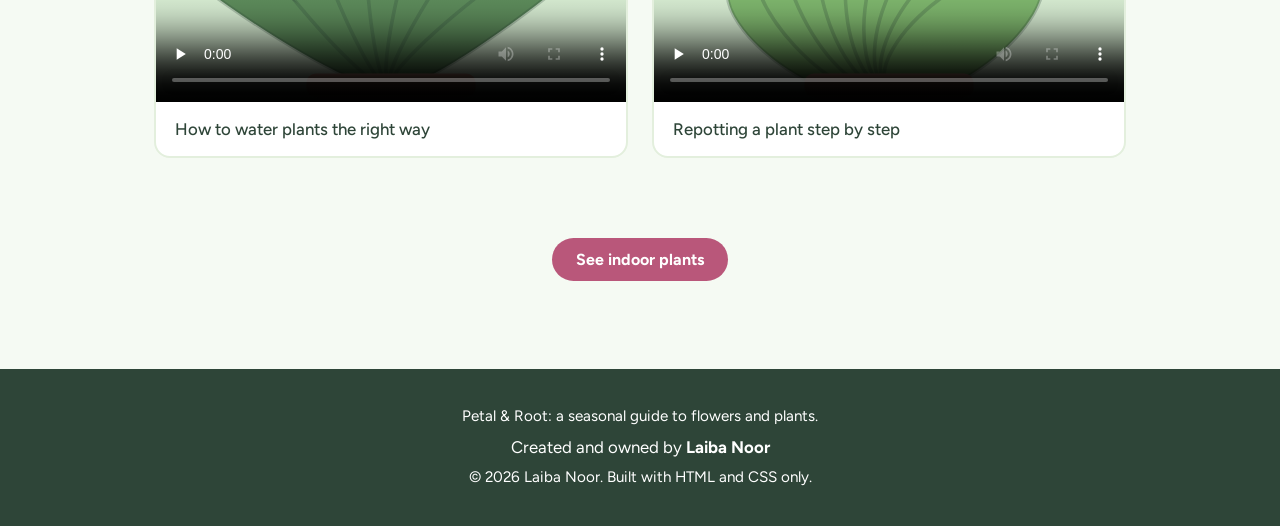
<file: plant-care.html>
<!DOCTYPE html>
<html lang="en">
<head>
<meta charset="UTF-8">
<meta name="viewport" content="width=device-width, initial-scale=1.0">
<title>Plant Care | Petal &amp; Root</title>
<meta name="author" content="Laiba Noor">
<meta name="description" content="Petal &amp; Root: a seasonal guide to flowers, plant care and indoor greenery.">
<link rel="preconnect" href="https://fonts.googleapis.com">
<link rel="preconnect" href="https://fonts.gstatic.com" crossorigin>
<link href="https://fonts.googleapis.com/css2?family=Young+Serif&family=Figtree:wght@400;500;700&display=swap" rel="stylesheet">
<link rel="stylesheet" href="css/style.css">
</head>
<body class="home">
<a class="skip" href="#main">Skip to content</a>
<header class="site-header">
<a class="brand" href="index.html"><span class="leaf" aria-hidden="true"></span><span class="brand-text">Petal &amp; Root<small>by Laiba Noor</small></span></a>
<input type="checkbox" id="menu-toggle" class="menu-toggle">
<label for="menu-toggle" class="menu-btn">Menu</label>
<nav aria-label="Main"><ul><li><a href="index.html">Home</a></li><li><a href="about.html">About</a></li><li><a href="spring.html">Spring</a></li><li><a href="summer.html">Summer</a></li><li><a href="autumn.html">Autumn</a></li><li><a href="winter.html">Winter</a></li><li><a href="plant-care.html" aria-current="page">Plant Care</a></li><li><a href="indoor-plants.html">Indoor Plants</a></li><li><a href="flower-meanings.html">Flower Meanings</a></li><li><a href="garden-calendar.html">Calendar</a></li><li><a href="gallery.html">Gallery</a></li><li><a href="contact.html">Ask a Gardener</a></li></ul></nav>
</header>
<main id="main">
<section class="page-hero"><p class="tag">Guide</p><h1>Plant care in four steps</h1><p class="lead">The same four basics keep most plants healthy.</p></section><section class="wrap"><div class="grid">
<article class="card"><h3>1. Light</h3><p>Match the plant to the light. Bright and indirect suits most houseplants, full sun suits most flowers.</p></article>
<article class="card"><h3>2. Water</h3><p>Check the top two centimetres of soil. Water when dry and let extra water drain away.</p></article>
<article class="card"><h3>3. Soil</h3><p>Use a well-draining mix. Pots need drainage holes so the roots do not sit in water.</p></article>
<article class="card"><h3>4. Feed</h3><p>Use a balanced fertiliser during the growing season and pause in winter.</p></article></div></section><section class="wrap two-col timelapse"><div><h2>Watch a flower grow</h2><p>This looping animation shows the journey from soil to bloom: a stem rises, leaves unfold and the flower opens, with sun and rain helping along the way.</p></div><img src="images/grow.svg" alt="Animated flower growing from soil to bloom" width="400" height="400"></section><section class="wrap"><h2>Video guides</h2><div class="grid videos"><figure class="video"><video controls preload="none" poster="images/snake-plant.svg"><source src="videos/watering-basics.mp4" type="video/mp4">Your browser does not support the video tag.</video><figcaption>How to water plants the right way</figcaption></figure><figure class="video"><video controls preload="none" poster="images/pothos.svg"><source src="videos/repotting.mp4" type="video/mp4">Your browser does not support the video tag.</video><figcaption>Repotting a plant step by step</figcaption></figure></div></section><section class="wrap center"><a class="btn" href="indoor-plants.html">See indoor plants</a></section>
</main>
<footer class="site-footer">
<p>Petal &amp; Root: a seasonal guide to flowers and plants.</p>
<p class="owner">Created and owned by <strong>Laiba Noor</strong></p>
<p>&copy; 2026 Laiba Noor. Built with HTML and CSS only.</p>
</footer>
</body>
</html>
</file>
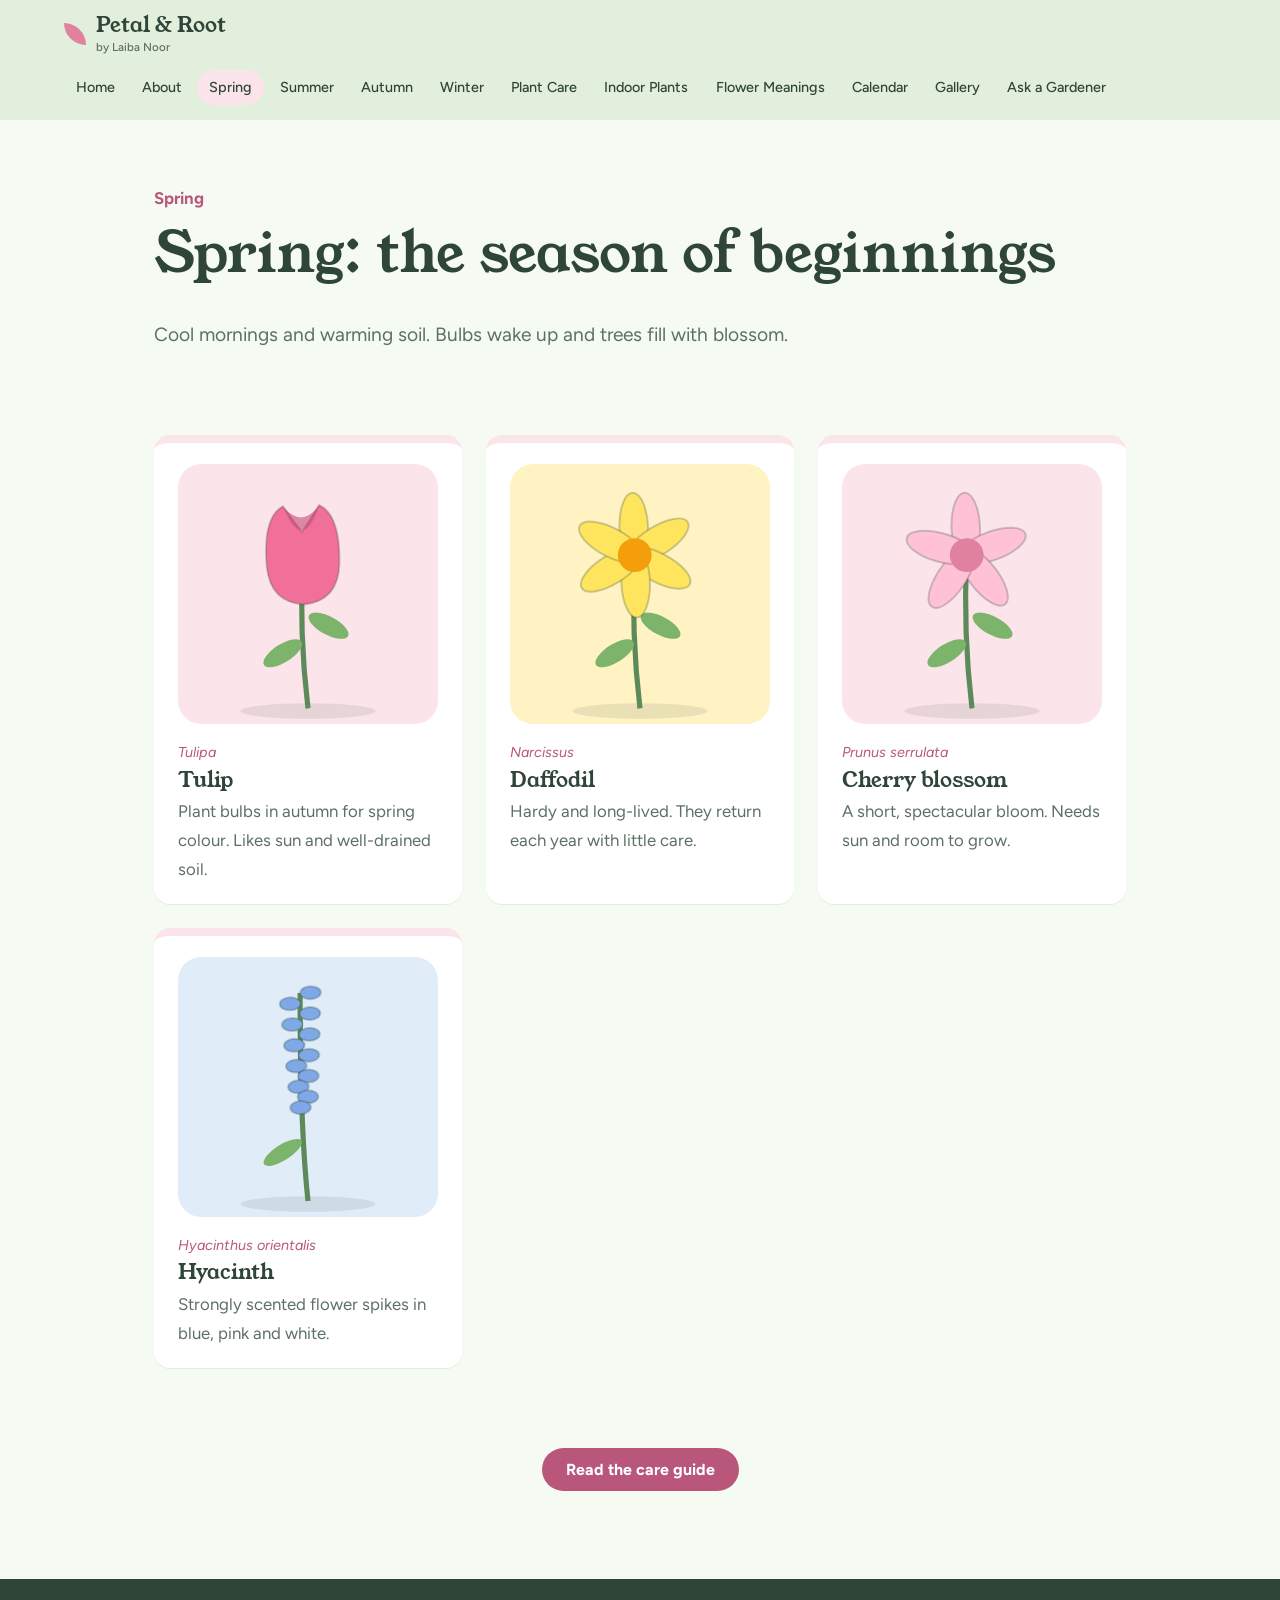
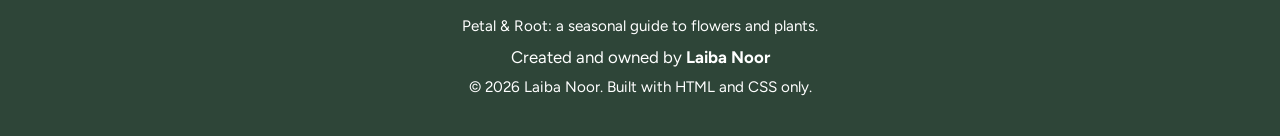
<file: spring.html>
<!DOCTYPE html>
<html lang="en">
<head>
<meta charset="UTF-8">
<meta name="viewport" content="width=device-width, initial-scale=1.0">
<title>Spring | Petal &amp; Root</title>
<meta name="author" content="Laiba Noor">
<meta name="description" content="Petal &amp; Root: a seasonal guide to flowers, plant care and indoor greenery.">
<link rel="preconnect" href="https://fonts.googleapis.com">
<link rel="preconnect" href="https://fonts.gstatic.com" crossorigin>
<link href="https://fonts.googleapis.com/css2?family=Young+Serif&family=Figtree:wght@400;500;700&display=swap" rel="stylesheet">
<link rel="stylesheet" href="css/style.css">
</head>
<body class="spring">
<a class="skip" href="#main">Skip to content</a>
<header class="site-header">
<a class="brand" href="index.html"><span class="leaf" aria-hidden="true"></span><span class="brand-text">Petal &amp; Root<small>by Laiba Noor</small></span></a>
<input type="checkbox" id="menu-toggle" class="menu-toggle">
<label for="menu-toggle" class="menu-btn">Menu</label>
<nav aria-label="Main"><ul><li><a href="index.html">Home</a></li><li><a href="about.html">About</a></li><li><a href="spring.html" aria-current="page">Spring</a></li><li><a href="summer.html">Summer</a></li><li><a href="autumn.html">Autumn</a></li><li><a href="winter.html">Winter</a></li><li><a href="plant-care.html">Plant Care</a></li><li><a href="indoor-plants.html">Indoor Plants</a></li><li><a href="flower-meanings.html">Flower Meanings</a></li><li><a href="garden-calendar.html">Calendar</a></li><li><a href="gallery.html">Gallery</a></li><li><a href="contact.html">Ask a Gardener</a></li></ul></nav>
</header>
<main id="main">
<section class="page-hero"><p class="tag">Spring</p><h1>Spring: the season of beginnings</h1><p class="lead">Cool mornings and warming soil. Bulbs wake up and trees fill with blossom.</p></section><section class="wrap"><div class="grid"><article class="specimen"><img src="images/tulip.svg" alt="Illustration of a tulip" loading="lazy" width="200" height="200"><p class="latin">Tulipa</p><h3>Tulip</h3><p>Plant bulbs in autumn for spring colour. Likes sun and well-drained soil.</p></article><article class="specimen"><img src="images/daffodil.svg" alt="Illustration of a daffodil" loading="lazy" width="200" height="200"><p class="latin">Narcissus</p><h3>Daffodil</h3><p>Hardy and long-lived. They return each year with little care.</p></article><article class="specimen"><img src="images/cherry-blossom.svg" alt="Illustration of a cherry blossom" loading="lazy" width="200" height="200"><p class="latin">Prunus serrulata</p><h3>Cherry blossom</h3><p>A short, spectacular bloom. Needs sun and room to grow.</p></article><article class="specimen"><img src="images/hyacinth.svg" alt="Illustration of a hyacinth" loading="lazy" width="200" height="200"><p class="latin">Hyacinthus orientalis</p><h3>Hyacinth</h3><p>Strongly scented flower spikes in blue, pink and white.</p></article></div></section><section class="wrap center"><a class="btn" href="plant-care.html">Read the care guide</a></section>
</main>
<footer class="site-footer">
<p>Petal &amp; Root: a seasonal guide to flowers and plants.</p>
<p class="owner">Created and owned by <strong>Laiba Noor</strong></p>
<p>&copy; 2026 Laiba Noor. Built with HTML and CSS only.</p>
</footer>
</body>
</html>
</file>
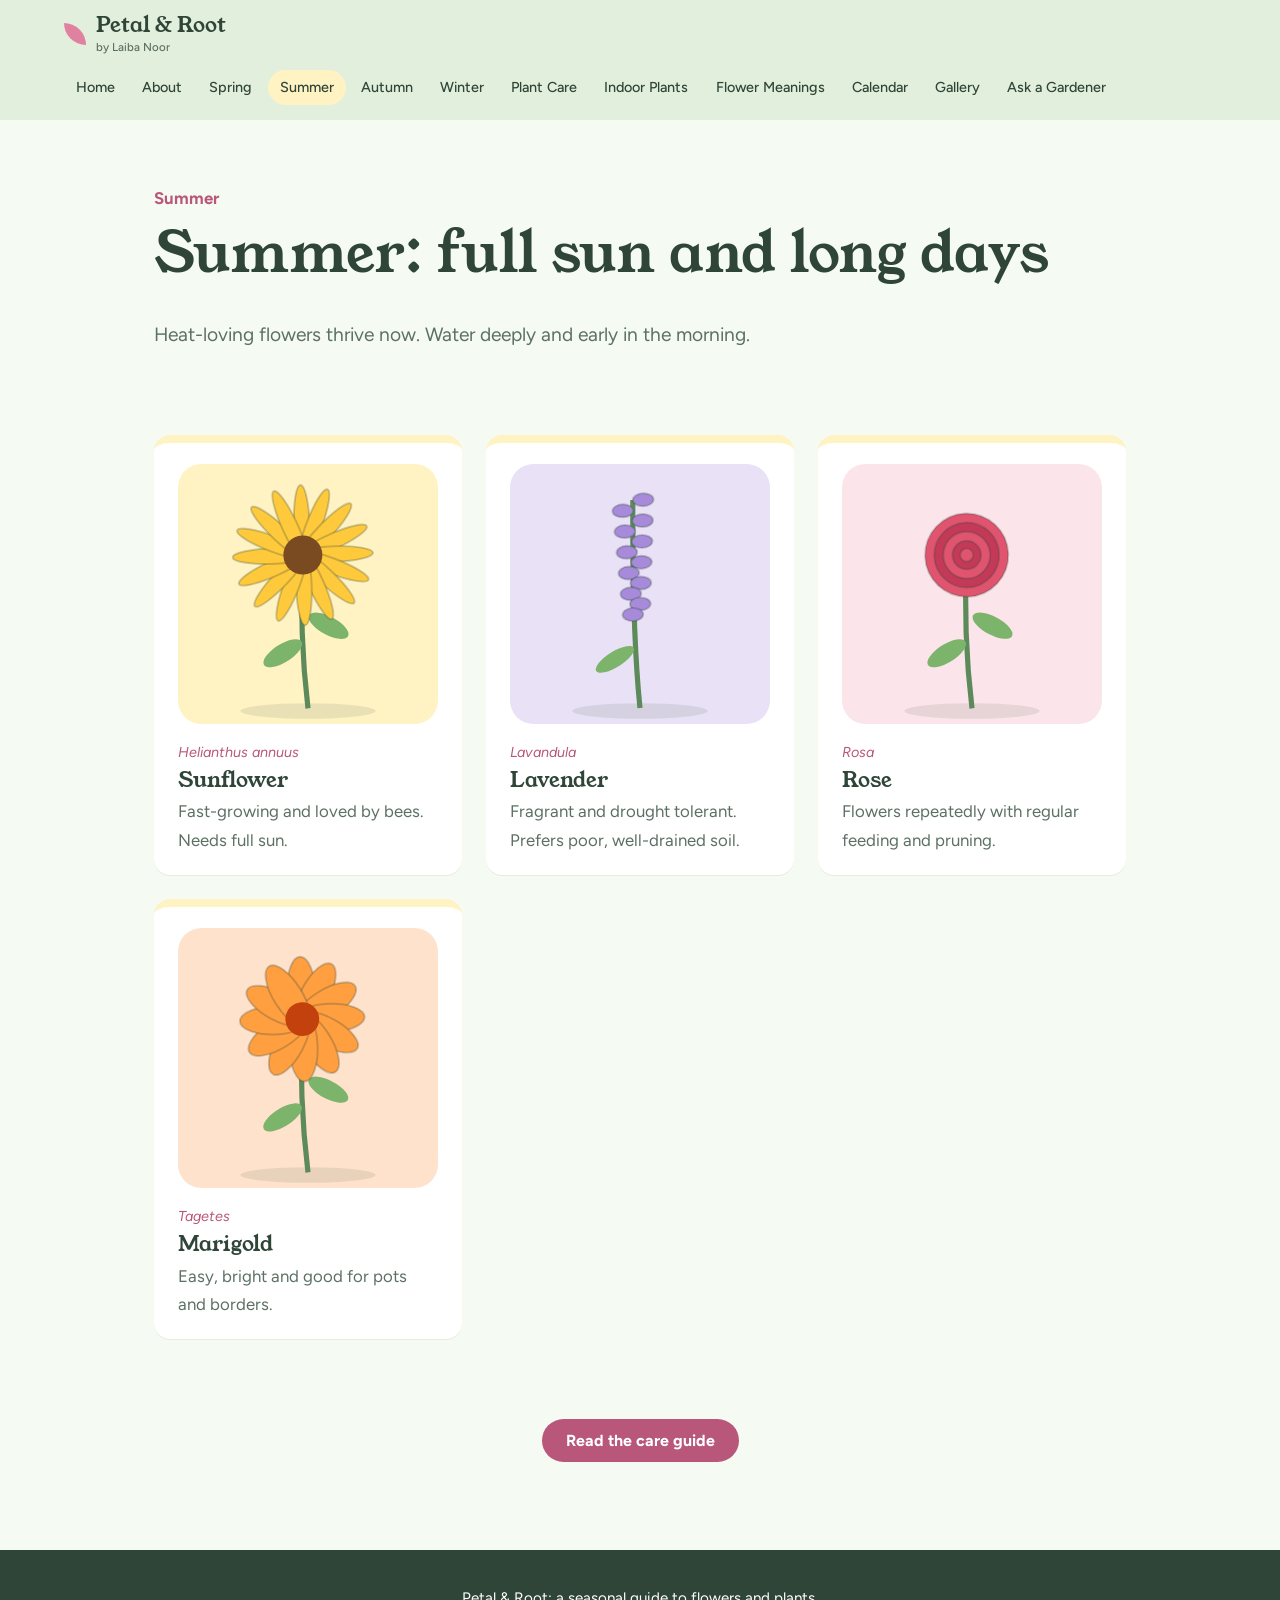
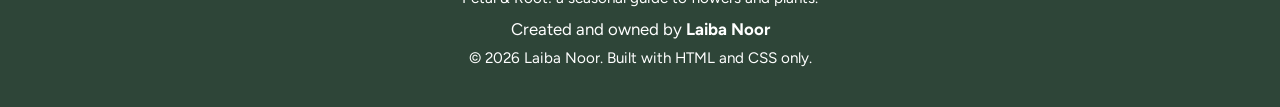
<file: summer.html>
<!DOCTYPE html>
<html lang="en">
<head>
<meta charset="UTF-8">
<meta name="viewport" content="width=device-width, initial-scale=1.0">
<title>Summer | Petal &amp; Root</title>
<meta name="author" content="Laiba Noor">
<meta name="description" content="Petal &amp; Root: a seasonal guide to flowers, plant care and indoor greenery.">
<link rel="preconnect" href="https://fonts.googleapis.com">
<link rel="preconnect" href="https://fonts.gstatic.com" crossorigin>
<link href="https://fonts.googleapis.com/css2?family=Young+Serif&family=Figtree:wght@400;500;700&display=swap" rel="stylesheet">
<link rel="stylesheet" href="css/style.css">
</head>
<body class="summer">
<a class="skip" href="#main">Skip to content</a>
<header class="site-header">
<a class="brand" href="index.html"><span class="leaf" aria-hidden="true"></span><span class="brand-text">Petal &amp; Root<small>by Laiba Noor</small></span></a>
<input type="checkbox" id="menu-toggle" class="menu-toggle">
<label for="menu-toggle" class="menu-btn">Menu</label>
<nav aria-label="Main"><ul><li><a href="index.html">Home</a></li><li><a href="about.html">About</a></li><li><a href="spring.html">Spring</a></li><li><a href="summer.html" aria-current="page">Summer</a></li><li><a href="autumn.html">Autumn</a></li><li><a href="winter.html">Winter</a></li><li><a href="plant-care.html">Plant Care</a></li><li><a href="indoor-plants.html">Indoor Plants</a></li><li><a href="flower-meanings.html">Flower Meanings</a></li><li><a href="garden-calendar.html">Calendar</a></li><li><a href="gallery.html">Gallery</a></li><li><a href="contact.html">Ask a Gardener</a></li></ul></nav>
</header>
<main id="main">
<section class="page-hero"><p class="tag">Summer</p><h1>Summer: full sun and long days</h1><p class="lead">Heat-loving flowers thrive now. Water deeply and early in the morning.</p></section><section class="wrap"><div class="grid"><article class="specimen"><img src="images/sunflower.svg" alt="Illustration of a sunflower" loading="lazy" width="200" height="200"><p class="latin">Helianthus annuus</p><h3>Sunflower</h3><p>Fast-growing and loved by bees. Needs full sun.</p></article><article class="specimen"><img src="images/lavender.svg" alt="Illustration of a lavender" loading="lazy" width="200" height="200"><p class="latin">Lavandula</p><h3>Lavender</h3><p>Fragrant and drought tolerant. Prefers poor, well-drained soil.</p></article><article class="specimen"><img src="images/rose.svg" alt="Illustration of a rose" loading="lazy" width="200" height="200"><p class="latin">Rosa</p><h3>Rose</h3><p>Flowers repeatedly with regular feeding and pruning.</p></article><article class="specimen"><img src="images/marigold.svg" alt="Illustration of a marigold" loading="lazy" width="200" height="200"><p class="latin">Tagetes</p><h3>Marigold</h3><p>Easy, bright and good for pots and borders.</p></article></div></section><section class="wrap center"><a class="btn" href="plant-care.html">Read the care guide</a></section>
</main>
<footer class="site-footer">
<p>Petal &amp; Root: a seasonal guide to flowers and plants.</p>
<p class="owner">Created and owned by <strong>Laiba Noor</strong></p>
<p>&copy; 2026 Laiba Noor. Built with HTML and CSS only.</p>
</footer>
</body>
</html>
</file>
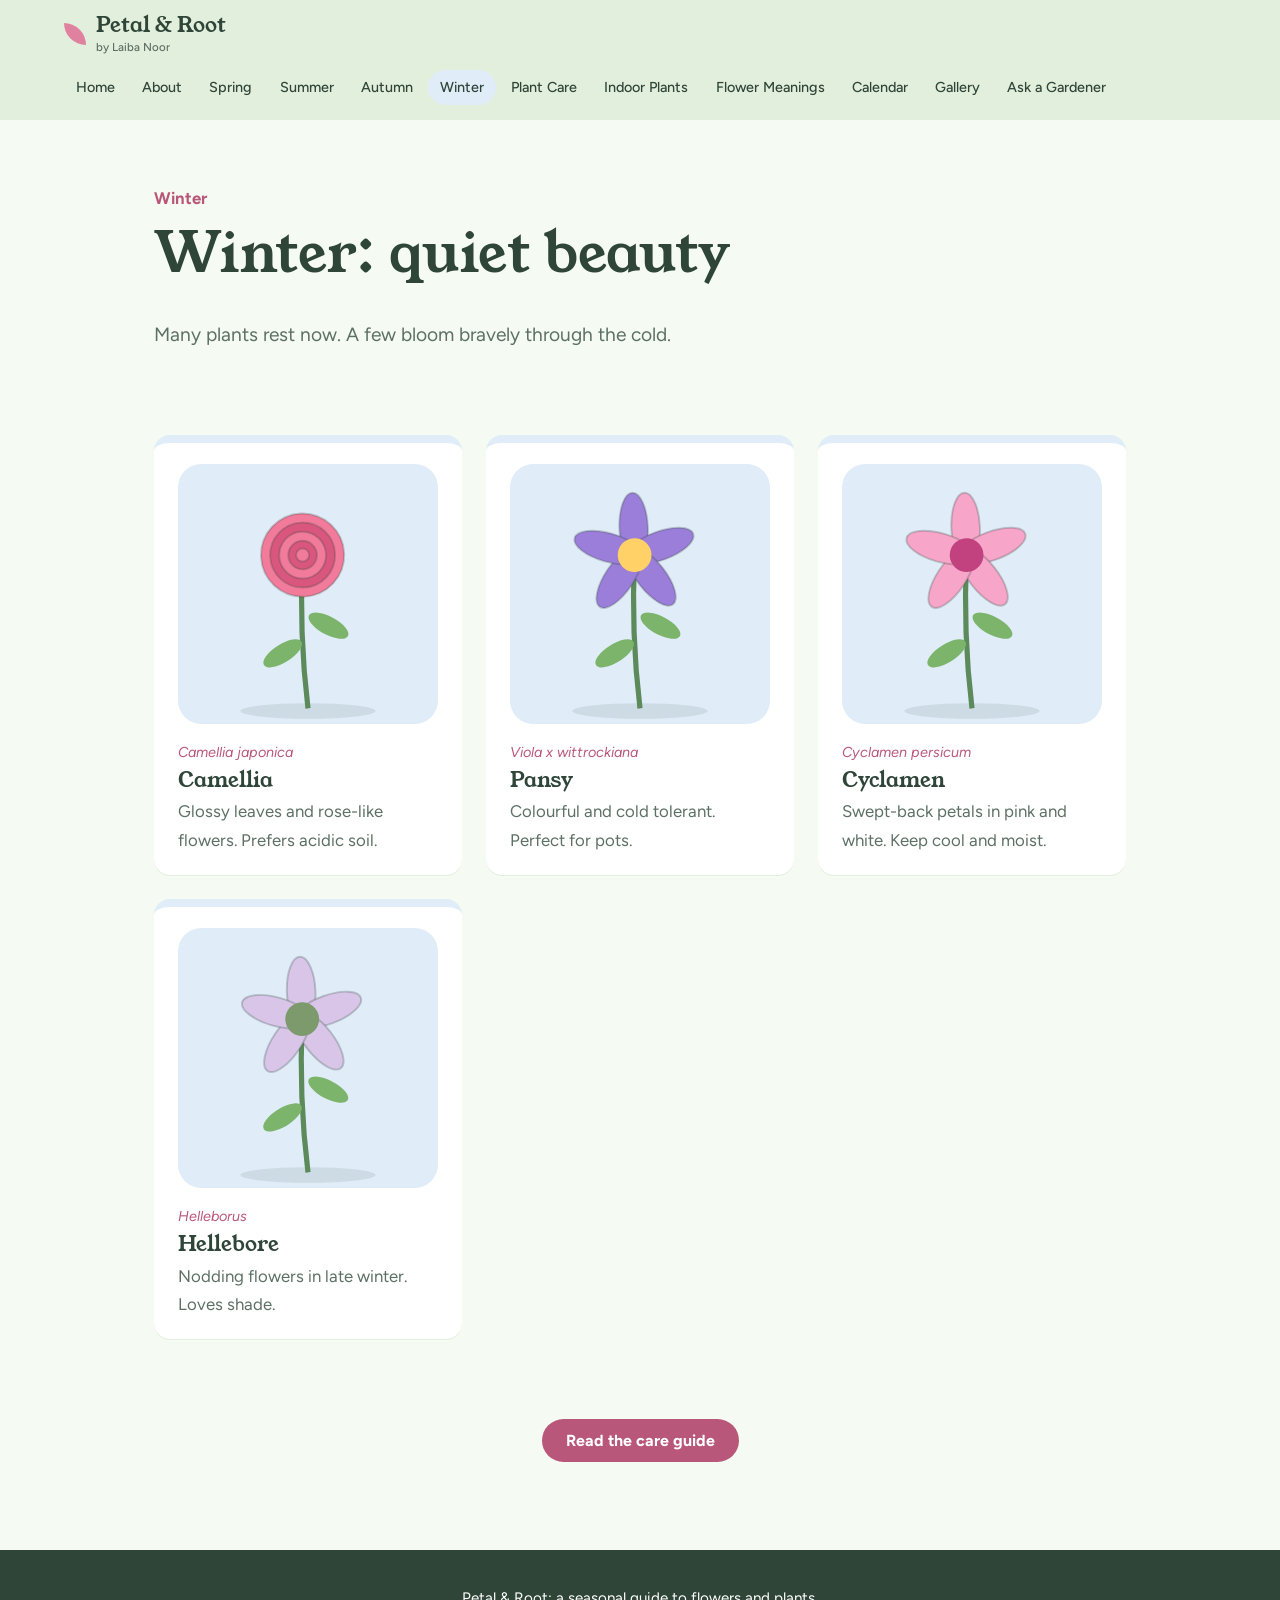
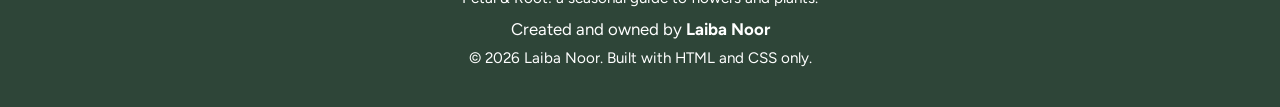
<file: winter.html>
<!DOCTYPE html>
<html lang="en">
<head>
<meta charset="UTF-8">
<meta name="viewport" content="width=device-width, initial-scale=1.0">
<title>Winter | Petal &amp; Root</title>
<meta name="author" content="Laiba Noor">
<meta name="description" content="Petal &amp; Root: a seasonal guide to flowers, plant care and indoor greenery.">
<link rel="preconnect" href="https://fonts.googleapis.com">
<link rel="preconnect" href="https://fonts.gstatic.com" crossorigin>
<link href="https://fonts.googleapis.com/css2?family=Young+Serif&family=Figtree:wght@400;500;700&display=swap" rel="stylesheet">
<link rel="stylesheet" href="css/style.css">
</head>
<body class="winter">
<a class="skip" href="#main">Skip to content</a>
<header class="site-header">
<a class="brand" href="index.html"><span class="leaf" aria-hidden="true"></span><span class="brand-text">Petal &amp; Root<small>by Laiba Noor</small></span></a>
<input type="checkbox" id="menu-toggle" class="menu-toggle">
<label for="menu-toggle" class="menu-btn">Menu</label>
<nav aria-label="Main"><ul><li><a href="index.html">Home</a></li><li><a href="about.html">About</a></li><li><a href="spring.html">Spring</a></li><li><a href="summer.html">Summer</a></li><li><a href="autumn.html">Autumn</a></li><li><a href="winter.html" aria-current="page">Winter</a></li><li><a href="plant-care.html">Plant Care</a></li><li><a href="indoor-plants.html">Indoor Plants</a></li><li><a href="flower-meanings.html">Flower Meanings</a></li><li><a href="garden-calendar.html">Calendar</a></li><li><a href="gallery.html">Gallery</a></li><li><a href="contact.html">Ask a Gardener</a></li></ul></nav>
</header>
<main id="main">
<section class="page-hero"><p class="tag">Winter</p><h1>Winter: quiet beauty</h1><p class="lead">Many plants rest now. A few bloom bravely through the cold.</p></section><section class="wrap"><div class="grid"><article class="specimen"><img src="images/camellia.svg" alt="Illustration of a camellia" loading="lazy" width="200" height="200"><p class="latin">Camellia japonica</p><h3>Camellia</h3><p>Glossy leaves and rose-like flowers. Prefers acidic soil.</p></article><article class="specimen"><img src="images/pansy.svg" alt="Illustration of a pansy" loading="lazy" width="200" height="200"><p class="latin">Viola x wittrockiana</p><h3>Pansy</h3><p>Colourful and cold tolerant. Perfect for pots.</p></article><article class="specimen"><img src="images/cyclamen.svg" alt="Illustration of a cyclamen" loading="lazy" width="200" height="200"><p class="latin">Cyclamen persicum</p><h3>Cyclamen</h3><p>Swept-back petals in pink and white. Keep cool and moist.</p></article><article class="specimen"><img src="images/hellebore.svg" alt="Illustration of a hellebore" loading="lazy" width="200" height="200"><p class="latin">Helleborus</p><h3>Hellebore</h3><p>Nodding flowers in late winter. Loves shade.</p></article></div></section><section class="wrap center"><a class="btn" href="plant-care.html">Read the care guide</a></section>
</main>
<footer class="site-footer">
<p>Petal &amp; Root: a seasonal guide to flowers and plants.</p>
<p class="owner">Created and owned by <strong>Laiba Noor</strong></p>
<p>&copy; 2026 Laiba Noor. Built with HTML and CSS only.</p>
</footer>
</body>
</html>
</file>
<file: css/style.css>
/* Petal & Root: 60% pale sage base, 30% seasonal pastels, 10% rose accent */
:root{--base:#F5FAF3;--sage:#E3EFDD;--ink:#2E4538;--muted:#5C7064;--accent:#E0829F;--accent-dark:#B9577A;--tint:#FBE4EA;--max:1100px;--radius:16px;
--display:"Young Serif",Georgia,serif;--body:"Figtree",system-ui,sans-serif}
.spring{--tint:#FBE4EA}.summer{--tint:#FFF3C4}.autumn{--tint:#FFE2CC}.winter{--tint:#E0ECF8}
*,*::before,*::after{box-sizing:border-box}
html{scroll-behavior:smooth}
body{margin:0;background:var(--base);color:var(--ink);font-family:var(--body);font-size:1.05rem;line-height:1.7}
h1,h2,h3{font-family:var(--display);font-weight:400;line-height:1.2;margin:0 0 .6em}
h1{font-size:clamp(2.1rem,5vw,3.5rem)}h2{font-size:clamp(1.5rem,3vw,2rem)}h3{font-size:1.3rem}
p{margin:0 0 1em;max-width:62ch}
a{color:var(--accent-dark)}
:focus-visible{outline:3px solid var(--accent);outline-offset:3px}
.skip{position:absolute;left:-999px}.skip:focus{left:1rem;top:1rem;background:#fff;padding:.5rem 1rem;z-index:99}
.site-header{display:flex;flex-wrap:wrap;align-items:center;justify-content:space-between;gap:1rem;padding:.9rem 5%;background:var(--sage);position:sticky;top:0;z-index:10}
.brand{display:flex;align-items:center;gap:.6rem;font-family:var(--display);font-size:1.3rem;color:var(--ink);text-decoration:none}
.leaf{width:22px;height:22px;background:var(--accent);border-radius:0 100% 0 100%}
nav ul{display:flex;flex-wrap:wrap;gap:.2rem;list-style:none;margin:0;padding:0}
nav a{display:block;padding:.35rem .75rem;border-radius:999px;font-weight:500;font-size:.9rem;color:var(--ink);text-decoration:none}
nav a:hover,nav a[aria-current]{background:var(--tint)}
.menu-toggle{position:absolute;opacity:0;pointer-events:none}
.menu-btn{display:none;padding:.4rem 1rem;border-radius:999px;background:var(--tint);font-weight:700;cursor:pointer}
.wrap{max-width:var(--max);margin:0 auto;padding:2.5rem 5%}
.narrow{max-width:700px}.center{text-align:center}
.grid{display:grid;grid-template-columns:repeat(auto-fit,minmax(240px,1fr));gap:1.5rem}
.two-col{display:grid;grid-template-columns:repeat(auto-fit,minmax(280px,1fr));gap:3rem}
.page-hero{max-width:var(--max);margin:0 auto;padding:4rem 5% 1.5rem}
.tag{font-weight:700;color:var(--accent-dark);margin-bottom:.4rem}
.lead{font-size:1.2rem;color:var(--muted)}
/* Hero with falling petals: the one animated moment */
.hero{position:relative;overflow:hidden;min-height:460px;display:flex;align-items:center;padding:4rem 5%;background:linear-gradient(180deg,var(--tint),var(--base))}
.hero-text{position:relative;max-width:var(--max);margin:0 auto;width:100%}
.petals i{position:absolute;top:-30px;width:18px;height:18px;background:var(--accent);opacity:.55;border-radius:0 100% 0 100%;animation:fall 9s linear infinite}
.petals i:nth-child(1){left:8%;animation-delay:0s}.petals i:nth-child(2){left:20%;animation-delay:2s;width:14px;height:14px}
.petals i:nth-child(3){left:33%;animation-delay:5s}.petals i:nth-child(4){left:46%;animation-delay:1s;width:22px;height:22px}
.petals i:nth-child(5){left:60%;animation-delay:4s}.petals i:nth-child(6){left:72%;animation-delay:6s;width:14px;height:14px}
.petals i:nth-child(7){left:85%;animation-delay:3s}.petals i:nth-child(8){left:94%;animation-delay:7s;width:16px;height:16px}
@keyframes fall{0%{transform:translateY(0) rotate(0)}100%{transform:translateY(560px) translateX(40px) rotate(360deg)}}
/* Cards */
.card{display:block;background:#fff;border:2px solid var(--sage);border-radius:var(--radius);padding:1.5rem;color:var(--ink);text-decoration:none}
.card p{margin:0;color:var(--muted)}
a.card{transition:transform .2s}a.card:hover{transform:translateY(-4px)}
.card.sp{background:#FBE4EA;border-color:#FBE4EA}.card.su{background:#FFF3C4;border-color:#FFF3C4}
.card.au{background:#FFE2CC;border-color:#FFE2CC}.card.wi{background:#E0ECF8;border-color:#E0ECF8}
/* Specimen label cards, like a herbarium tag */
.specimen{background:#fff;border-radius:var(--radius);border-top:8px solid var(--tint);padding:1.3rem 1.5rem;box-shadow:0 1px 0 var(--sage)}
.specimen h3{margin-bottom:.3rem}.specimen p:last-child{margin:0;color:var(--muted)}
.latin{font-style:italic;font-size:.9rem;color:var(--accent-dark);margin:0 0 .2rem}
.btn{display:inline-block;padding:.75rem 1.5rem;border:0;border-radius:999px;background:var(--accent-dark);color:#fff;font:700 1rem var(--body);text-decoration:none;cursor:pointer;transition:background .2s}
.btn:hover{background:#9C4465}
.btn.ghost{background:transparent;color:var(--ink);box-shadow:inset 0 0 0 2px var(--ink)}.btn.ghost:hover{background:var(--tint)}
.flip{position:relative;height:170px;perspective:800px;cursor:pointer}
.flip .face{position:absolute;inset:0;display:flex;align-items:center;justify-content:center;border-radius:var(--radius);font:400 1.4rem var(--display);backface-visibility:hidden;transition:transform .6s}
.flip .back{background:var(--ink);color:#fff;transform:rotateY(180deg)}
.flip:hover .front,.flip:focus .front{transform:rotateY(180deg)}.flip:hover .back,.flip:focus .back{transform:rotateY(360deg)}
.c1{background:#FBE4EA}.c2{background:#FFF3C4}.c3{background:#E9E1F5}.c4{background:#D5EAD0}.c5{background:#FFE2CC}.c6{background:#D8E9F8}
.form{display:flex;flex-direction:column;gap:.5rem;background:#fff;padding:2rem;border-radius:var(--radius);border:2px solid var(--sage)}
.form label{font-weight:700;margin-top:.5rem}
.form input,.form textarea{padding:.7rem 1rem;border:2px solid var(--sage);border-radius:10px;font:inherit;background:var(--base)}
.form input:focus,.form textarea:focus{outline:none;border-color:var(--accent)}
.form .btn{margin-top:1rem;align-self:flex-start}
.site-footer{margin-top:3rem;padding:2rem 5%;background:var(--ink);color:#fff;text-align:center}
.site-footer p{margin:.2rem auto;font-size:.95rem}
@media (max-width:900px){.menu-btn{display:inline-block}nav{width:100%;display:none}.menu-toggle:checked ~ nav{display:block}nav ul{flex-direction:column}}
@media (prefers-reduced-motion:reduce){*{animation:none!important;transition:none!important}}
/* Media */
.hero{justify-content:center;gap:3rem;padding-left:max(5%,calc((100% - var(--max))/2));padding-right:max(5%,calc((100% - var(--max))/2))}
.hero-text{max-width:560px;width:auto;margin:0}
.hero-art{width:min(360px,38%);height:auto;border-radius:28px;position:relative}
.specimen img{display:block;width:100%;height:auto;aspect-ratio:1;object-fit:contain;border-radius:12px;margin-bottom:1rem}
.flip .face img{width:80%;height:90%;object-fit:contain}
.timelapse{align-items:center}.timelapse img{width:100%;max-width:380px;height:auto;margin:0 auto;border-radius:24px}
.videos{grid-template-columns:repeat(auto-fit,minmax(300px,1fr))}
.video{margin:0;background:#fff;border:2px solid var(--sage);border-radius:var(--radius);overflow:hidden}
.video video{display:block;width:100%;aspect-ratio:16/9;object-fit:cover;background:var(--sage)}
.video figcaption{padding:.8rem 1.2rem;font-weight:500}
@media (max-width:900px){.hero{flex-direction:column;align-items:flex-start}.hero-art{width:70%}}
/* Owner credit */
.brand-text{display:flex;flex-direction:column;line-height:1.1}
.brand-text small{font:500 .72rem var(--body);color:var(--muted);margin-top:.15rem}
.site-footer .owner{font-size:1.05rem}
.owner-card{display:flex;gap:1.5rem;align-items:center;background:var(--tint);border-radius:var(--radius);padding:2rem}
.owner-card .leaf{width:48px;height:48px;flex:none}
.owner-card p{margin:0}
@media (max-width:600px){.owner-card{flex-direction:column;align-items:flex-start}}
</file>
